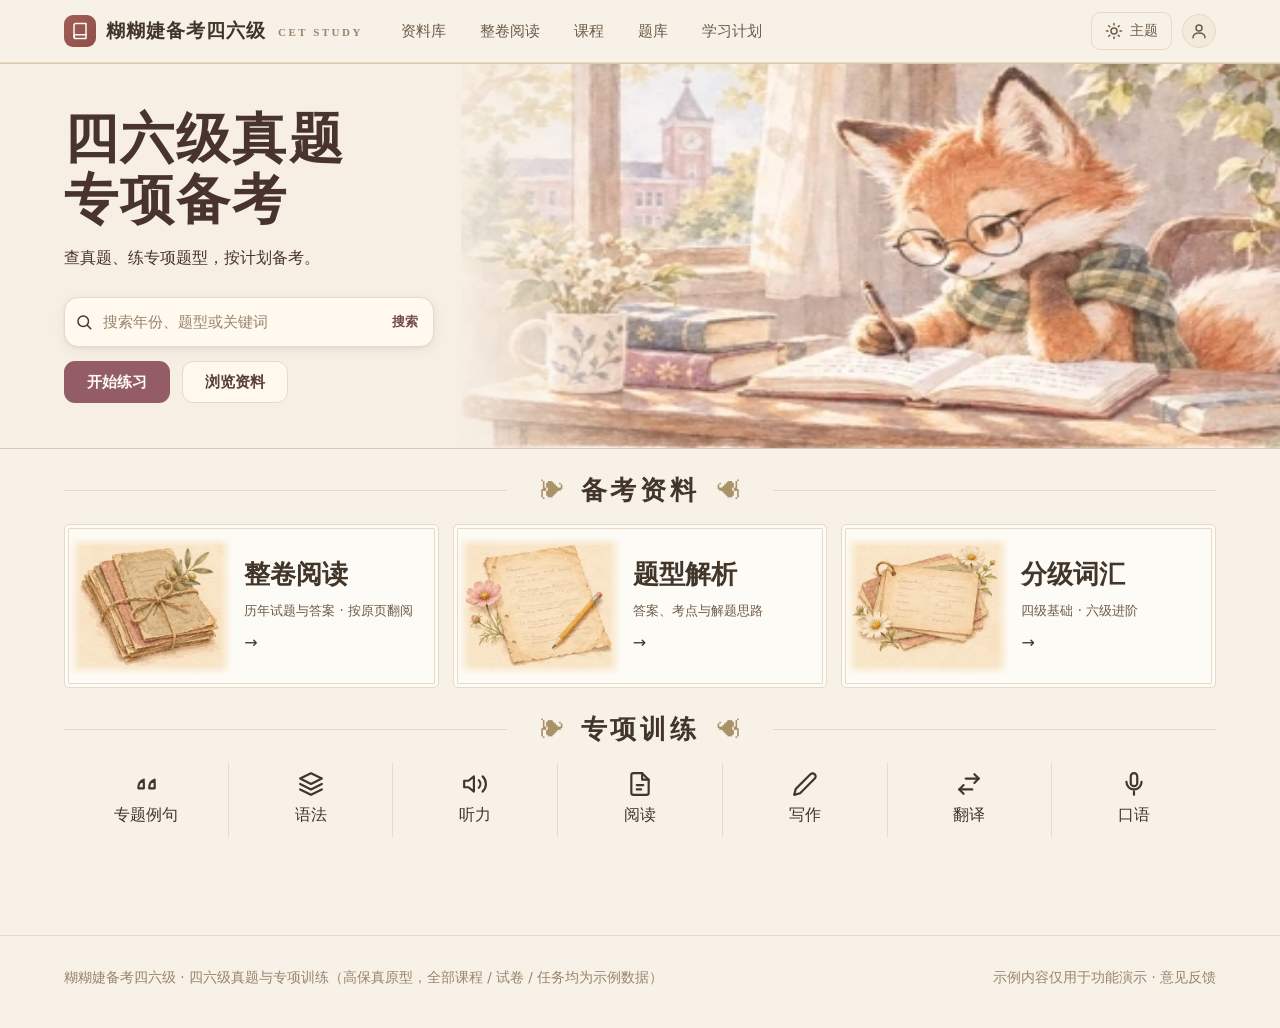
<file: index.html>
<!DOCTYPE html>
<html lang="zh-CN" data-theme="day" data-page-node-id="9FFqmGa8vKSeeePNFz0En0">
<head data-page-node-id="iaNp24zz0cH4Fliu9telrb">
<meta charset="UTF-8" data-page-node-id="Ejhn2tcbTj60glk7KnCi9I">
<meta name="viewport" content="width=device-width, initial-scale=1.0" data-page-node-id="q4u7sNPVhL3CehIsuDE5El">
<title>糊糊婕备考四六级</title>
<style>
/* ============ 主题变量（温暖水彩书桌风） ============ */
[data-theme="day"]{
  --bg:#F7F1E7; --card:#FDFBF5; --text:#42352A; --text-2:#6E5B4A; --text-3:#9A846D;
  --primary:#A15E56; --primary-hover:#8E4F48; --on-primary:#FDFBF5;
  --accent:#A15E56; --border:#E7DAC6; --input-bg:#FDFBF5; --hover:#F2EADA;
  --banner1:#F3E7D3; --banner2:#FBF6EC; --shadow:0 1px 3px rgba(66,53,42,.07),0 4px 14px rgba(66,53,42,.06);
  --shadow-hover:0 4px 10px rgba(66,53,42,.10),0 10px 26px rgba(66,53,42,.10);
  --ok:#7E8B54; --warn:#B98543; --danger:#B45450;
}
[data-theme="night"]{
  --bg:#211A13; --card:#2C2318; --text:#F3E9DA; --text-2:#C7B49D; --text-3:#97826A;
  --primary:#D2937F; --primary-hover:#DDA693; --on-primary:#211A13;
  --accent:#D2937F; --border:#403325; --input-bg:#191309; --hover:#332818;
  --banner1:#2E2416; --banner2:#211A13; --shadow:0 1px 3px rgba(0,0,0,.35),0 6px 18px rgba(0,0,0,.30);
  --shadow-hover:0 6px 14px rgba(0,0,0,.45),0 14px 32px rgba(0,0,0,.38);
  --ok:#A3B073; --warn:#D8A468; --danger:#D98076;
}
[data-theme="eye"]{
  --bg:#EEF0E2; --card:#FAFAF0; --text:#3A3E30; --text-2:#646A52; --text-3:#8D9179;
  --primary:#9D5F57; --primary-hover:#8B514B; --on-primary:#FAFAF0;
  --accent:#9D5F57; --border:#DCDFC9; --input-bg:#FAFAF0; --hover:#E6E8D4;
  --banner1:#E9ECD6; --banner2:#F5F6EA; --shadow:0 1px 3px rgba(58,62,48,.08),0 4px 14px rgba(58,62,48,.06);
  --shadow-hover:0 4px 10px rgba(58,62,48,.12),0 10px 26px rgba(58,62,48,.10);
  --ok:#647A3E; --warn:#A67B2E; --danger:#A85450;
}
/* ============ 基础 ============ */
*{margin:0;padding:0;box-sizing:border-box}
html{scroll-behavior:smooth}
:root{--font-serif:"Noto Serif SC","Source Han Serif SC","STZhongsong","STSong","SimSun",serif}
body{
  background:var(--bg);color:var(--text);
  font-family:"Inter","PingFang SC","Microsoft YaHei","Source Han Sans SC",system-ui,-apple-system,sans-serif;
  font-size:16px;line-height:1.65;-webkit-font-smoothing:antialiased;
  transition:background .25s ease,color .25s ease;
}
a{color:var(--accent);text-decoration:none}
a:hover{text-decoration:underline}
h1,h2,h3,h4{line-height:1.3;font-weight:700;font-family:var(--font-serif);letter-spacing:.5px}
button{font-family:inherit;cursor:pointer}
input,select,textarea{font-family:inherit;font-size:15px;color:var(--text)}
.container{max-width:1200px;margin:0 auto;padding:0 24px}
svg.icon{width:18px;height:18px;flex:none;vertical-align:-3px}
.muted{color:var(--text-3)}
.tag{display:inline-flex;align-items:center;gap:4px;font-size:13px;padding:2px 10px;border-radius:999px;border:1px solid var(--border);color:var(--text-2);background:transparent;white-space:nowrap}
.tag-blue{border-color:var(--accent);color:var(--accent)}
/* ============ 按钮 ============ */
.btn{display:inline-flex;align-items:center;justify-content:center;gap:8px;height:42px;padding:0 22px;border-radius:11px;font-size:15px;font-weight:600;border:1px solid transparent;transition:background .18s,border-color .18s,box-shadow .18s,transform .1s;white-space:nowrap}
.btn-primary{background:var(--primary);color:var(--on-primary)}
.btn-primary:hover{background:var(--primary-hover);box-shadow:var(--shadow-hover);text-decoration:none}
.btn-primary:active{transform:translateY(1px);box-shadow:var(--shadow)}
.btn-outline{background:transparent;color:var(--text);border-color:var(--border)}
.btn-outline:hover{border-color:var(--accent);color:var(--accent);background:var(--hover);text-decoration:none}
.btn-outline:active{transform:translateY(1px)}
.btn-text{background:transparent;color:var(--accent);height:auto;padding:4px 8px;font-weight:600}
.btn-text:hover{text-decoration:underline}
.btn-sm{height:34px;padding:0 14px;font-size:13.5px;border-radius:8px}
.btn:disabled{opacity:.5;cursor:not-allowed;box-shadow:none}
.btn:focus-visible,a:focus-visible,button:focus-visible{outline:2px solid var(--accent);outline-offset:2px}
.btn .spinner{width:16px;height:16px;border:2px solid currentColor;border-top-color:transparent;border-radius:50%;animation:spin .8s linear infinite}
@keyframes spin{to{transform:rotate(360deg)}}
/* ============ 顶栏 ============ */
.topbar{position:sticky;top:0;z-index:50;background:var(--bg);border-bottom:1px solid var(--border);transition:background .25s}
.topbar-inner{display:flex;align-items:center;height:62px;gap:24px}
.brand{display:flex;align-items:center;gap:10px;font-family:var(--font-serif);font-size:19px;font-weight:800;color:var(--text);letter-spacing:1px}
.brand:hover{text-decoration:none}
.brand-mark{width:32px;height:32px;border-radius:9px;background:linear-gradient(135deg,var(--primary),var(--primary-hover));display:flex;align-items:center;justify-content:center;color:var(--on-primary)}
.brand-sub{font-size:11px;font-weight:600;letter-spacing:2.5px;color:var(--text-3);font-family:Georgia,"Times New Roman",serif;margin-left:2px;transform:translateY(1px)}
.mainnav{display:flex;gap:6px;flex:1}
.mainnav a{position:relative;padding:8px 14px;font-size:15px;color:var(--text-2);border-radius:8px}
.mainnav a:hover{color:var(--text);background:var(--hover);text-decoration:none}
.mainnav a.active{color:var(--accent);font-weight:700}
.mainnav a.active::after{content:"";position:absolute;left:14px;right:14px;bottom:2px;height:2px;border-radius:2px;background:var(--accent)}
.topbar-actions{display:flex;align-items:center;gap:10px}
.theme-btn{display:inline-flex;align-items:center;gap:7px;height:38px;padding:0 13px;border-radius:9px;border:1px solid var(--border);background:transparent;color:var(--text-2);font-size:14px}
.theme-btn:hover{border-color:var(--accent);color:var(--accent)}
.avatar{width:34px;height:34px;border-radius:50%;background:var(--hover);border:1px solid var(--border);display:flex;align-items:center;justify-content:center;color:var(--text-2)}
.hamburger{display:none;width:38px;height:38px;border-radius:9px;border:1px solid var(--border);background:transparent;color:var(--text);align-items:center;justify-content:center}
.theme-menu{position:absolute;top:56px;right:24px;min-width:190px;background:var(--card);border:1px solid var(--border);border-radius:12px;box-shadow:var(--shadow-hover);padding:6px;display:none}
.theme-menu.open{display:block}
.theme-menu button{display:flex;align-items:center;gap:10px;width:100%;padding:10px 12px;border:0;background:transparent;color:var(--text);font-size:14.5px;border-radius:8px;text-align:left}
.theme-menu button:hover{background:var(--hover)}
.theme-menu button .check{margin-left:auto;color:var(--accent);visibility:hidden}
.theme-menu button.on .check{visibility:visible}
/* ============ 首页 Banner（温暖水彩书桌风） ============ */
.hero{position:relative;background:linear-gradient(140deg,var(--banner1) 0%,var(--banner2) 72%);border-bottom:1px solid var(--border);transition:background .25s;overflow:hidden}
.hero-grid{display:grid;grid-template-columns:6fr 5fr;gap:44px;align-items:center;padding:60px 0 56px}
.hero h1{font-size:44px;letter-spacing:1.5px}
.hero .sub{margin-top:14px;font-size:17px;color:var(--text-2);max-width:34em}
.searchbox{margin-top:26px;display:flex;align-items:center;gap:10px;background:var(--input-bg);border:1px solid var(--border);border-radius:14px;padding:4px 6px 4px 16px;max-width:560px;box-shadow:var(--shadow)}
.searchbox:focus-within{border-color:var(--accent);box-shadow:0 0 0 3px color-mix(in srgb,var(--accent) 18%,transparent)}
.searchbox input{flex:1;border:0;background:transparent;outline:none;height:40px;font-size:15px}
.searchbox input::placeholder{color:var(--text-3)}
.hero-cta{margin-top:22px;display:flex;gap:12px;flex-wrap:wrap}
.hero-side{position:relative;min-height:380px;border-radius:18px;border:1px solid var(--border);box-shadow:var(--shadow-hover);background:var(--hover) url('assets/hero-fox.png') center/cover no-repeat;transition:border-color .25s}
.hero-side .hero-card{position:absolute;right:16px;bottom:16px;width:min(272px,80%);z-index:1}
[data-theme="night"] .hero-side::before{content:"";position:absolute;inset:0;border-radius:18px;background:rgba(33,26,19,.38)}
.hero-card{background:color-mix(in srgb,var(--card) 94%,transparent);backdrop-filter:blur(4px);border:1px solid var(--border);border-radius:16px;box-shadow:var(--shadow-hover);padding:20px 22px;transition:background .25s}
.hero-card h3{font-size:16px;display:flex;align-items:center;gap:8px}
.progressbar{height:8px;border-radius:99px;background:var(--hover);margin:12px 0 6px;overflow:hidden}
.progressbar i{display:block;height:100%;border-radius:99px;background:linear-gradient(90deg,var(--primary),var(--accent));transition:width .4s ease}
.next-task{margin-top:14px;padding:12px 14px;border:1px dashed var(--border);border-radius:10px;font-size:14px;color:var(--text-2)}
/* ============ 区块通用 ============ */
.section{padding:52px 0 8px}
.section-head{display:flex;align-items:baseline;justify-content:space-between;gap:16px;margin-bottom:22px}
.section-head h2{font-size:24px;display:flex;align-items:center;gap:14px}
.section-head h2::before,.section-head h2::after{content:"";height:1.5px;width:34px;border-radius:2px;background:linear-gradient(90deg,transparent,var(--accent));flex:none}
.section-head h2::after{background:linear-gradient(90deg,var(--accent),transparent)}
.section-head .more{font-size:14px;color:var(--accent);font-weight:600;white-space:nowrap}
.card{background:var(--card);border:1px solid var(--border);border-radius:16px;box-shadow:var(--shadow);transition:background .25s,box-shadow .2s,transform .15s}
a.card:hover{box-shadow:var(--shadow-hover);transform:translateY(-2px);text-decoration:none}
.grid{display:grid;gap:20px}
/* 资料分类 */
.cat-grid{grid-template-columns:repeat(5,1fr)}
.cat-card{padding:20px;display:flex;flex-direction:column;gap:10px}
.cat-card .cat-ic{width:38px;height:38px;border-radius:10px;background:var(--hover);color:var(--accent);display:flex;align-items:center;justify-content:center}
.cat-card b{font-size:15.5px;color:var(--text)}
.cat-card span{font-size:13px;color:var(--text-3)}
/* 专项卡片 */
.skill-grid{grid-template-columns:repeat(4,1fr)}
.skill-card{padding:22px;display:flex;flex-direction:column;gap:10px;min-height:196px}
.skill-card .sk-ic{width:40px;height:40px;border-radius:11px;background:var(--hover);color:var(--accent);display:flex;align-items:center;justify-content:center}
.skill-card h3{font-size:16.5px;display:-webkit-box;-webkit-line-clamp:2;-webkit-box-orient:vertical;overflow:hidden}
.skill-card p{font-size:13.5px;color:var(--text-3);flex:1}
.skill-card .sk-tags{display:flex;gap:6px;flex-wrap:wrap}
.skill-card .btn{margin-top:4px;align-self:flex-start}
/* 课程 / 题库 */
.course-grid{grid-template-columns:repeat(3,1fr)}
.course-card{padding:22px;display:flex;flex-direction:column;gap:12px}
.course-card .c-meta{display:flex;align-items:center;gap:8px;font-size:13.5px;color:var(--text-3);flex-wrap:wrap}
.badge{font-size:12px;font-weight:700;padding:2px 9px;border-radius:99px}
.badge-doing{background:color-mix(in srgb,var(--accent) 14%,transparent);color:var(--accent)}
.badge-new{background:var(--hover);color:var(--text-2)}
.course-card .btn{align-self:flex-start;margin-top:auto}
.practice-duo{grid-template-columns:1fr 1fr}
.practice-card{padding:26px;display:flex;flex-direction:column;gap:12px}
.practice-card ul{list-style:none;display:flex;flex-direction:column;gap:8px;font-size:14px;color:var(--text-2)}
.practice-card li{display:flex;gap:8px;align-items:flex-start}
.practice-card li::before{content:"";width:5px;height:5px;border-radius:50%;background:var(--accent);margin-top:9px;flex:none}
/* 计划摘要 */
.plan-mini{padding:24px}
.task-row{display:flex;align-items:center;gap:14px;padding:13px 4px;border-bottom:1px solid var(--border);font-size:14.5px}
.task-row:last-child{border-bottom:0}
.task-row .t-main{flex:1;min-width:0}
.task-row .t-title{color:var(--text);font-weight:600}
.task-row .t-meta{font-size:13px;color:var(--text-3);margin-top:2px}
.task-row .t-acts{display:flex;gap:6px;flex:none}
.status{font-size:12.5px;font-weight:700;padding:3px 10px;border-radius:99px;white-space:nowrap}
.st-todo{color:var(--text-2);background:var(--hover)}
.st-done{color:var(--ok);background:color-mix(in srgb,var(--ok) 13%,transparent)}
.st-late{color:var(--danger);background:color-mix(in srgb,var(--danger) 12%,transparent)}
.checkbox{width:22px;height:22px;border-radius:7px;border:1.5px solid var(--border);background:transparent;flex:none;display:flex;align-items:center;justify-content:center;color:transparent}
.checkbox.done{background:var(--ok);border-color:var(--ok);color:#fff}
/* 空状态 */
.empty{padding:44px 20px;text-align:center;color:var(--text-3);border:1px dashed var(--border);border-radius:14px;background:var(--card)}
.empty svg{width:42px;height:42px;margin-bottom:10px;color:var(--text-3)}
.empty b{display:block;font-size:15.5px;color:var(--text-2);margin-bottom:4px}
/* 页脚 */
.footer{margin-top:64px;border-top:1px solid var(--border);padding:30px 0 40px;color:var(--text-3);font-size:13.5px}
.footer .container{display:flex;justify-content:space-between;gap:16px;flex-wrap:wrap}
/* ============ 页面头 / 面包屑 ============ */
.page-head{padding:36px 0 6px}
.crumbs{font-size:13.5px;color:var(--text-3);margin-bottom:10px;display:flex;gap:6px;align-items:center;flex-wrap:wrap}
.crumbs a{color:var(--text-3)}
.crumbs a:hover{color:var(--accent)}
.page-head h1{font-size:30px}
.page-head .desc{color:var(--text-2);margin-top:8px;font-size:15px;max-width:46em}
/* ============ 资料库筛选 ============ */
.filterbar{background:var(--card);border:1px solid var(--border);border-radius:14px;box-shadow:var(--shadow);padding:18px 20px;margin-top:22px}
.f-row{display:flex;gap:14px;align-items:center;flex-wrap:wrap;padding:7px 0}
.f-label{font-size:13.5px;color:var(--text-3);width:64px;flex:none;font-weight:600}
.chip{padding:5px 14px;border-radius:99px;border:1px solid var(--border);background:transparent;color:var(--text-2);font-size:13.5px;transition:all .15s;min-height:32px}
.chip:hover{border-color:var(--accent);color:var(--accent)}
.chip.on{background:var(--primary);border-color:var(--primary);color:var(--on-primary);font-weight:600}
.f-search{flex:1;min-width:220px;display:flex;align-items:center;gap:8px;background:var(--input-bg);border:1px solid var(--border);border-radius:10px;padding:0 12px}
.f-search input{flex:1;border:0;background:transparent;outline:0;height:38px;font-size:14px}
.f-toggle{display:none;width:100%;justify-content:space-between;align-items:center;background:transparent;border:1px solid var(--border);border-radius:10px;height:42px;padding:0 14px;color:var(--text);font-size:14.5px}
.active-conds{display:flex;gap:8px;flex-wrap:wrap;align-items:center;margin-top:10px;font-size:13.5px}
.cond{display:inline-flex;align-items:center;gap:6px;background:var(--hover);border-radius:99px;padding:4px 6px 4px 12px;color:var(--text-2)}
.cond button{border:0;background:transparent;color:var(--text-3);display:flex;padding:2px;border-radius:50%}
.cond button:hover{color:var(--danger)}
.clear-all{border:0;background:transparent;color:var(--accent);font-size:13.5px;font-weight:600;padding:4px 8px}
/* 结果列表 */
.result-list{display:flex;flex-direction:column;gap:14px;margin-top:20px}
.paper-item{display:flex;gap:16px;align-items:center;padding:18px 22px}
.paper-item .pi-main{flex:1;min-width:0}
.paper-item h3{font-size:16px;margin-bottom:4px}
.paper-item .pi-meta{font-size:13.5px;color:var(--text-3);display:flex;gap:12px;flex-wrap:wrap}
.type-badge{font-size:12px;font-weight:700;padding:3px 10px;border-radius:7px;background:var(--hover);color:var(--accent);flex:none;align-self:flex-start}
.type-badge.word{background:color-mix(in srgb,var(--ok) 13%,transparent);color:var(--ok)}
/* ============ 试卷页 ============ */
.paper-layout{display:grid;grid-template-columns:250px 1fr;gap:28px;margin-top:24px;align-items:start}
.q-nav{position:sticky;top:86px;background:var(--card);border:1px solid var(--border);border-radius:14px;padding:18px;box-shadow:var(--shadow)}
.q-nav h4{font-size:14px;color:var(--text-3);margin-bottom:12px;font-weight:600}
.q-nav .sec-name{font-size:13px;font-weight:700;color:var(--text-2);margin:12px 0 8px}
.q-dots{display:flex;flex-wrap:wrap;gap:8px}
.q-dot{width:34px;height:34px;border-radius:9px;border:1px solid var(--border);background:transparent;color:var(--text-2);font-size:13px;font-weight:600;transition:all .15s}
.q-dot:hover{border-color:var(--accent);color:var(--accent)}
.q-dot.seen{background:var(--hover)}
.q-block{background:var(--card);border:1px solid var(--border);border-radius:14px;box-shadow:var(--shadow);padding:26px 30px;margin-bottom:22px;scroll-margin-top:86px}
.q-block .q-head{display:flex;gap:10px;align-items:baseline;margin-bottom:12px}
.q-num{font-size:13px;font-weight:800;color:var(--accent);flex:none}
.q-block .q-stem{font-size:15.5px;line-height:1.7}
.opts{margin-top:12px;display:flex;flex-direction:column;gap:8px}
.opt{display:flex;gap:10px;padding:10px 14px;border:1px solid var(--border);border-radius:10px;font-size:14.5px;cursor:pointer;transition:border-color .15s,background .15s}
.opt:hover{border-color:var(--accent)}
.opt.sel{border-color:var(--accent);background:var(--hover)}
.opt.correct{border-color:var(--ok);background:color-mix(in srgb,var(--ok) 8%,transparent)}
.opt.wrong{border-color:var(--danger);background:color-mix(in srgb,var(--danger) 7%,transparent)}
.analysis{margin-top:16px;border-top:1px dashed var(--border);padding-top:4px}
.analysis summary{list-style:none;display:inline-flex;align-items:center;gap:8px;color:var(--accent);font-weight:600;font-size:14.5px;padding:10px 0;cursor:pointer;user-select:none}
.analysis summary::-webkit-details-marker{display:none}
.analysis summary .chev{transition:transform .2s}
.analysis[open] summary .chev{transform:rotate(180deg)}
.a-layer{padding:10px 0;border-top:1px solid var(--border)}
.a-layer:first-of-type{border-top:0}
.a-layer .a-tag{font-size:12.5px;font-weight:800;color:var(--text-3);letter-spacing:1px;margin-bottom:5px}
.a-answer{font-size:16px;font-weight:700;color:var(--ok)}
.a-body{font-size:14.5px;color:var(--text-2);line-height:1.75}
.point-tags{display:flex;gap:8px;flex-wrap:wrap}
.extend-links{display:flex;gap:10px;flex-wrap:wrap}
.passage-box{margin:14px 0 4px;padding:16px 18px;border-left:3px solid var(--accent);background:var(--hover);border-radius:0 10px 10px 0;font-size:14.5px;line-height:1.75;color:var(--text-2)}
.passage-box b{color:var(--text)}
.audio-line{display:flex;align-items:center;gap:12px;margin:12px 0;padding:12px 16px;border:1px solid var(--border);border-radius:10px}
.audio-line audio{flex:1;height:36px;min-width:0}
/* ============ 阅读页（文章/句子/单词） ============ */
.read-layout{max-width:860px;margin:24px auto 0}
.read-card{background:var(--card);border:1px solid var(--border);border-radius:14px;box-shadow:var(--shadow);padding:32px 38px}
.read-card .en{font-size:16.5px;line-height:1.75;color:var(--text)}
.read-card .zh{font-size:14.5px;color:var(--text-2);line-height:1.75}
.para{margin-bottom:22px}
.para .zh-toggle{margin-top:8px}
.para .zh{display:none;margin-top:8px;padding-top:8px;border-top:1px dashed var(--border)}
.para.show-zh .zh{display:block}
.hl-s{background:color-mix(in srgb,var(--warn) 22%,transparent);padding:0 2px;border-radius:3px;cursor:pointer;border-bottom:1.5px dashed var(--warn)}
.hl-w{background:color-mix(in srgb,var(--accent) 15%,transparent);padding:0 2px;border-radius:3px;cursor:pointer;font-weight:600}
.src-line{display:flex;justify-content:space-between;align-items:center;gap:12px;flex-wrap:wrap;font-size:13.5px;color:var(--text-3);margin-top:26px;padding-top:16px;border-top:1px solid var(--border)}
.sentence-show{font-size:19px;line-height:1.8;font-weight:600;margin:18px 0}
.structure-box{background:var(--hover);border-radius:12px;padding:20px 22px;margin:16px 0;font-size:15px;line-height:2}
.structure-box .core{color:var(--accent);font-weight:800}
.structure-box .clause{color:var(--warn);font-weight:700}
.word-big{font-size:34px;font-weight:800;letter-spacing:.5px}
.phonetic{color:var(--text-3);font-size:15px;margin-left:10px}
.ctx-box{background:var(--hover);border-radius:12px;padding:16px 20px;margin-top:14px}
.word-mastery{display:flex;gap:8px;flex-wrap:wrap;margin-top:16px}
.wm-chip{padding:6px 16px;border-radius:99px;border:1px solid var(--border);background:transparent;font-size:13.5px;color:var(--text-2)}
.wm-chip.on{border-color:var(--ok);color:var(--ok);font-weight:700;background:color-mix(in srgb,var(--ok) 10%,transparent)}
.example-item{padding:12px 0;border-bottom:1px solid var(--border);font-size:14.5px}
.example-item:last-child{border-bottom:0}
.example-item .en{display:block;color:var(--text);line-height:1.7}
.example-item .src{font-size:12.5px;color:var(--text-3);margin-top:4px;display:block}
/* ============ 课程 ============ */
.course-outline{display:flex;flex-direction:column;gap:0;margin-top:8px}
.co-item{display:flex;gap:14px;align-items:center;padding:14px 4px;border-bottom:1px solid var(--border);font-size:14.5px}
.co-item:last-child{border-bottom:0}
.co-item .n{width:26px;height:26px;border-radius:8px;background:var(--hover);color:var(--accent);font-size:12.5px;font-weight:800;display:flex;align-items:center;justify-content:center;flex:none}
/* ============ 学习计划页 ============ */
.plan-stats{display:grid;grid-template-columns:repeat(4,1fr);gap:18px;margin-top:22px}
.stat-card{padding:20px 22px}
.stat-card .num{font-size:28px;font-weight:800;margin-top:6px}
.stat-card .lbl{font-size:13px;color:var(--text-3)}
.week-bars{display:flex;gap:10px;align-items:flex-end;height:96px;padding:20px 22px 14px}
.wb{flex:1;display:flex;flex-direction:column;align-items:center;gap:8px;height:100%;justify-content:flex-end}
.wb i{width:100%;max-width:34px;border-radius:6px 6px 3px 3px;background:var(--hover);min-height:4px;transition:height .4s}
.wb.done i{background:linear-gradient(180deg,var(--accent),var(--primary))}
.wb span{font-size:12px;color:var(--text-3)}
.wb b{font-size:12px;color:var(--text-2)}
.plan-form{background:var(--card);border:1px solid var(--border);border-radius:14px;box-shadow:var(--shadow);padding:22px 24px;margin:22px 0}
.form-row{display:flex;gap:14px;flex-wrap:wrap;margin-bottom:14px}
.field{display:flex;flex-direction:column;gap:6px;flex:1;min-width:180px}
.field label{font-size:13px;font-weight:600;color:var(--text-2)}
.field input,.field select,.field textarea{border:1px solid var(--border);border-radius:9px;background:var(--input-bg);padding:10px 13px;outline:none;font-size:14.5px}
.field input:focus,.field select:focus,.field textarea:focus{border-color:var(--accent);box-shadow:0 0 0 3px color-mix(in srgb,var(--accent) 15%,transparent)}
.note-text{font-size:13px;color:var(--text-3);font-style:normal}
/* ============ Toast / 骨架屏 ============ */
.toast{position:fixed;left:50%;bottom:32px;transform:translateX(-50%) translateY(20px);background:var(--text);color:var(--bg);padding:11px 22px;border-radius:10px;font-size:14px;font-weight:600;opacity:0;pointer-events:none;transition:all .25s;z-index:99;box-shadow:var(--shadow-hover)}
.toast.show{opacity:1;transform:translateX(-50%) translateY(0)}
.skeleton{position:fixed;inset:62px 0 0;background:var(--bg);z-index:40;display:none;align-items:flex-start;justify-content:center;padding-top:120px}
.skeleton.on{display:flex}
.sk-line{width:min(680px,86vw);display:flex;flex-direction:column;gap:14px}
.sk-line i{display:block;height:18px;border-radius:8px;background:linear-gradient(90deg,var(--hover) 25%,var(--card) 50%,var(--hover) 75%);background-size:200% 100%;animation:shim 1.2s infinite}
@keyframes shim{to{background-position:-200% 0}}
/* ============ 响应式 ============ */
@media(max-width:1024px){
  .cat-grid{grid-template-columns:repeat(3,1fr)}
  .skill-grid{grid-template-columns:repeat(2,1fr)}
  .course-grid{grid-template-columns:repeat(2,1fr)}
  .plan-stats{grid-template-columns:repeat(2,1fr)}
}
@media(max-width:900px){
  .mainnav{display:none;position:absolute;top:62px;left:0;right:0;background:var(--card);border-bottom:1px solid var(--border);flex-direction:column;padding:10px 16px 16px;gap:2px;box-shadow:var(--shadow-hover)}
  .mainnav.open{display:flex}
  .mainnav a{padding:12px 10px;font-size:15.5px}
  .hamburger{display:flex}
  .hero-grid{grid-template-columns:1fr;gap:30px;padding:44px 0 40px}
  .hero h1{font-size:30px}
  .hero-side{min-height:240px}
  .hero-side .hero-card{width:min(250px,72%);right:12px;bottom:12px}
  .paper-layout{grid-template-columns:1fr}
  .q-nav{position:static;display:none}
  .q-nav.open{display:block}
  .f-toggle{display:flex}
  .f-body{display:none}
  .filterbar.open .f-body{display:block}
}
@media(max-width:640px){
  .container{padding:0 16px}
  .skill-grid{grid-template-columns:1fr}
  .course-grid{grid-template-columns:1fr}
  .practice-duo{grid-template-columns:1fr}
  .cat-grid{grid-template-columns:repeat(2,1fr)}
  .hero h1{font-size:28px}
  .section-head h2{font-size:21px}
  .paper-item{flex-direction:column;align-items:flex-start;gap:10px}
  .read-card{padding:24px 20px}
  .plan-stats{grid-template-columns:repeat(2,1fr)}
  .task-row{flex-wrap:wrap}
  .hero-cta .btn{flex:1;min-width:140px}
}
@media(prefers-reduced-motion:reduce){
  *{animation-duration:.01ms !important;transition-duration:.01ms !important;scroll-behavior:auto !important}
}
</style>
</style>
<link rel="stylesheet" href="desk.css">
</head>
<body data-page-node-id="46WNGINw7IOpLGuOu60Sg2">
<header class="topbar" data-page-node-id="7wYWvV1vobFavM2QnTFjZ8">
  <div class="container topbar-inner" data-page-node-id="2QIbTDcqdHa6mRQ4MHnEve">
    <a class="brand" href="#/home" data-page-node-id="E9g1L8VCeMZcpR9zVOSWdF">
      <span class="brand-mark" data-page-node-id="HSBLodPu9O5dBlocvWM5aY"><svg class="icon" viewBox="0 0 24 24" fill="none" stroke="currentColor" stroke-width="2" stroke-linecap="round" stroke-linejoin="round" data-page-node-id="TAzDxQFTTNNXWFezK2fQVc"><path d="M4 19.5A2.5 2.5 0 0 1 6.5 17H20" data-page-node-id="J1ye7tA0FrsXJzABGOEyMe"/><path d="M6.5 2H20v20H6.5A2.5 2.5 0 0 1 4 19.5v-15A2.5 2.5 0 0 1 6.5 2z" data-page-node-id="s73dM6RDsitPL5yBFoTp8B"/></svg></span>
      糊糊婕备考四六级<span class="brand-sub">CET STUDY</span>
    </a>
    <nav class="mainnav" id="mainnav" data-page-node-id="9qiRBLt58UJkW92rJeByfg">
      <a href="#/library" data-nav="library" data-page-node-id="wwyLa1kUJdBlB0bdCfEAYs">资料库</a>
      <a href="/papers.html">整卷阅读</a>
      <a href="#/courses" data-nav="courses" data-page-node-id="DK1NU3cSA98g2l9DBLatCv">课程</a>
      <a href="#/practice" data-nav="practice" data-page-node-id="oZQg9Gf964QOhOU7aZtFMk">题库</a>
      <a href="#/plan" data-nav="plan" data-page-node-id="WBJE88PF89gKyAWPojT1Og">学习计划</a>
    </nav>
    <div class="topbar-actions" data-page-node-id="XLwHZOuqQPwchXlXXwSQRQ">
      <button class="theme-btn" id="themeBtn" aria-haspopup="true" aria-expanded="false" data-page-node-id="sIe63I22RZlHhZVlgcqooR">
        <svg class="icon" viewBox="0 0 24 24" fill="none" stroke="currentColor" stroke-width="2" stroke-linecap="round" stroke-linejoin="round" data-page-node-id="U6h6sJDKIx91ajGc9gbg9C"><circle cx="12" cy="12" r="4" data-page-node-id="Ot75ti4vJ52hXcMPwxJEcW"/><path d="M12 2v2M12 20v2M4.93 4.93l1.41 1.41M17.66 17.66l1.41 1.41M2 12h2M20 12h2M4.93 19.07l1.41-1.41M17.66 6.34l1.41-1.41" data-page-node-id="yBqdf8Y5jrtSklih5BKTiQ"/></svg>
        主题
      </button>
      <span class="avatar" title="个人中心（示例入口）" data-page-node-id="kFaFnpq39HrxjBoBe7drRD"><svg class="icon" viewBox="0 0 24 24" fill="none" stroke="currentColor" stroke-width="2" stroke-linecap="round" stroke-linejoin="round" data-page-node-id="eVPtDn3WuPVEJhc6FpvzVx"><circle cx="12" cy="8" r="4" data-page-node-id="RV2XhBAiRVDyDTSMQ4dCsw"/><path d="M4 21c0-4 3.6-6.5 8-6.5s8 2.5 8 6.5" data-page-node-id="GTPVymtlhnGI3R7Ek0Hz3Q"/></svg></span>
      <button class="hamburger" id="hamburger" aria-label="打开导航菜单" data-page-node-id="zG7opnGTgbjYn9Auv183pb">
        <svg class="icon" viewBox="0 0 24 24" fill="none" stroke="currentColor" stroke-width="2" stroke-linecap="round" data-page-node-id="cHmaKkQ3P6xwxQb4OuK2po"><path d="M4 7h16M4 12h16M4 17h16" data-page-node-id="R33i6e77S6DWEitVoo6K66"/></svg>
      </button>
    </div>
  </div>
  <div class="theme-menu" id="themeMenu" role="menu" data-page-node-id="IYo8pl0noNz6073yoxPfHB">
    <button data-set-theme="day" role="menuitem" data-page-node-id="MWD6vzrsBXQsD6nhrtsz8A"><svg class="icon" viewBox="0 0 24 24" fill="none" stroke="currentColor" stroke-width="2" stroke-linecap="round" data-page-node-id="UFBuwtX71X8uDzdS3DpUWj"><circle cx="12" cy="12" r="4.5" data-page-node-id="atipWJ8VVGK8C5X6nFcuIO"/><path d="M12 3v2M12 19v2M3 12h2M19 12h2M5.6 5.6l1.4 1.4M17 17l1.4 1.4M5.6 18.4 7 17M17 7l1.4-1.4" data-page-node-id="Pi4fF6gdnrlj29MX5Dw5lo"/></svg>白天模式<span class="check" data-page-node-id="QQRZMo4TvXSeDXraslN3f8">✓</span></button>
    <button data-set-theme="night" role="menuitem" data-page-node-id="GIcxW9B0OUWGK7XYNGkNEx"><svg class="icon" viewBox="0 0 24 24" fill="none" stroke="currentColor" stroke-width="2" stroke-linecap="round" stroke-linejoin="round" data-page-node-id="vUieNgfGpjnUgbRkWCaWe0"><path d="M21 12.8A9 9 0 1 1 11.2 3a7 7 0 0 0 9.8 9.8z" data-page-node-id="qNnxz2ULpbQsqFMVyhdth7"/></svg>夜晚模式<span class="check" data-page-node-id="y7VQcwAEZYDjP7GFx7eIEc">✓</span></button>
    <button data-set-theme="eye" role="menuitem" data-page-node-id="bwZU6oTzeC7X7ohTBTVWv4"><svg class="icon" viewBox="0 0 24 24" fill="none" stroke="currentColor" stroke-width="2" stroke-linecap="round" stroke-linejoin="round" data-page-node-id="QX0Fnp4UwEBNv0FpAUHyDj"><path d="M2 12s3.5-7 10-7 10 7 10 7-3.5 7-10 7-10-7-10-7z" data-page-node-id="wfuSGVlAOFD6Bu5xwGZe7R"/><circle cx="12" cy="12" r="3" data-page-node-id="hi03UCf3DYeh104kCCmZTO"/></svg>护眼模式<span class="check" data-page-node-id="niCtKF1v77QtlnXe1nmF5Q">✓</span></button>
  </div>
</header>

<main id="app" aria-live="polite" data-page-node-id="gzql6WOeLxF5Ir2e3aM0xz"></main>

<footer class="footer" data-page-node-id="uLFRD9sWU9y8qj77lcvz9F">
  <div class="container" data-page-node-id="7ICU9epYOjBEctpMIwNhY8">
    <span data-page-node-id="QgzPE4mHGTDxTsdH4k3rwm">糊糊婕备考四六级 · 四六级真题与专项训练（高保真原型，全部课程 / 试卷 / 任务均为示例数据）</span>
    <span data-page-node-id="4wN2Ribm1uNdY0wS3zevDz">示例内容仅用于功能演示 · 意见反馈</span>
  </div>
</footer>

<div class="toast" id="toast" role="status" data-page-node-id="zqQNW9eNfNM6wx5zyJdHoy"></div>
<div class="skeleton" id="skeleton" aria-hidden="true" data-page-node-id="yWRqT67OK49OuhBkXRAgJC"><div class="sk-line" data-page-node-id="DZVAk71LF125WTuAzO6yD3"><i style="width:60%" data-page-node-id="BY0OOE23dsrY8XeZReItFJ"></i><i style="width:90%" data-page-node-id="YOGDbdQB80JTxq4bJCC91h"></i><i style="width:75%" data-page-node-id="R9X67uvUOskFqWxKNYXB6C"></i><i style="width:50%" data-page-node-id="niM2pydqqb1HefSNgBfPhK"></i></div></div>

<script src="data/cet4.js"></script>
<script src="data/cet6.js"></script>
<script>
'use strict';
/* ==================== 示例数据 ==================== */
const YEARS=[2026,2025,2024,2023,2022,2021,2020,2019,2018,2017,2016,2015];
const SECTION_TYPES=['写作','听力','阅读','翻译'];
const WORDS={
  development:{w:'development',ph:'/dɪˈveləpmənt/',pos:'n.',mean:'发展；开发；发育',ctx:'文中指「（城市）发展进程」，与 sustainable 搭配表示「可持续发展」',level:'四级高频',points:['常考搭配：sustainable development 可持续发展','派生：develop (v.) / developed (adj.) / developing (adj.)'],examples:[{en:'The development of urban farming has changed how city residents think about food.',src:'2026年6月 CET-4 第1套 · 仔细阅读 Passage 1'},{en:'Economic development should not come at the expense of the environment.',src:'2023年6月 CET-4 第1套 · 翻译'}]},
  sustainable:{w:'sustainable',ph:'/səˈsteɪnəbl/',pos:'adj.',mean:'可持续的；不破坏生态平衡的',ctx:'真题阅读态度题高频词，常修饰 development / growth / agriculture',level:'四级高频',points:['词根：sus-（下）+ tain（拿住）→ 从下面支撑住','同义替换：renewable / eco-friendly（选项常见干扰）'],examples:[{en:'Community gardens offer a sustainable way to supply fresh produce to neighborhoods.',src:'2026年6月 CET-4 第1套 · 仔细阅读 Passage 1'}]},
  commute:{w:'commute',ph:'/kəˈmjuːt/',pos:'v. / n.',mean:'通勤；上下班路程',ctx:'文中作动词，指城市居民往返于住所与工作地点',level:'四级高频',points:['熟词僻义：commute 在数学语境中可指「交换」「等价变换」','常考：commute between A and B / a one-hour commute'],examples:[{en:'Many office workers commute for more than an hour every day.',src:'2026年6月 CET-4 第1套 · 仔细阅读 Passage 1'}]},
  productivity:{w:'productivity',ph:'/ˌprɒdʌkˈtɪvəti/',pos:'n.',mean:'生产率；生产力',ctx:'社会类话题高频词，常出现在工作方式、科技类文章',level:'六级高频',points:['派生：product (n.) / produce (v.) / productive (adj.)'],examples:[{en:'Remote work has raised questions about how to measure employee productivity.',src:'2025年12月 CET-6 第1套 · 仔细阅读'}]},
  concentration:{w:'concentration',ph:'/ˌkɒnsnˈtreɪʃn/',pos:'n.',mean:'专注（力）；集中；浓度',ctx:'文中指「深度专注力」，数字阅读话题核心词',level:'四级高频',points:['一词多义：浓度（化学）/ 集中（军事）也是真题考点','搭配：lose concentration / improve concentration'],examples:[{en:'Deep reading requires a level of concentration that fragmented reading rarely achieves.',src:'2024年6月 CET-4 第1套 · 仔细阅读 Passage 1'}]},
  critical:{w:'critical',ph:'/ˈkrɪtɪkl/',pos:'adj.',mean:'批判性的；关键的；批评的',ctx:'阅读题干常见：critical thinking 批判性思维；作「关键的」解时态度题常考',level:'四级高频',points:['熟词僻义：critical = 关键的（非「批评的」）','搭配：be critical of / play a critical role in'],examples:[{en:'Students are encouraged to develop critical thinking rather than memorize facts.',src:'2024年6月 CET-4 第1套 · 仔细阅读 Passage 1'},{en:'Timing is critical when it comes to submitting your application.',src:'2026年6月 CET-4 第1套 · 写作范文'}]},
  automate:{w:'automate',ph:'/ˈɔːtəmeɪt/',pos:'v.',mean:'使自动化',ctx:'科技类文章高频，常讨论「哪些工作会被 automate」',level:'六级高频',points:['派生：automatic (adj.) / automation (n.)','词根：auto-（自己）+ mate（做）'],examples:[{en:'Companies are trying to automate routine tasks so that employees can focus on creative work.',src:'2025年12月 CET-6 第1套 · 仔细阅读'}]},
  phenomenon:{w:'phenomenon',ph:'/fəˈnɒmɪnən/',pos:'n.',mean:'现象；非凡的事物',ctx:'复数 phenomena 为语法考点；阅读主旨题常用词',level:'六级高频',points:['复数形式：phenomena（不规则变化，语法题常考）'],examples:[{en:'The rapid growth of urban gardening is a phenomenon worth studying.',src:'2026年6月 CET-4 第1套 · 仔细阅读 Passage 1'}]}
};
const SENTENCES={
  s1:{from:{label:'2026年6月 CET-4 第1套 · 仔细阅读 Passage 1',paper:'2026-06-cet4-1',q:'r1'},
    text:'What began as a small community project has grown into a movement that encourages residents to grow their own food on rooftops and in vacant lots.',
    key:'What began as a small community project',
    zh:'起初只是一个小的社区项目，如今已发展成一场运动，鼓励居民在屋顶和空地上种植自己的食物。',
    structure:'<span class="core">What began as a small community project</span>（主语从句）+ <span class="core">has grown into</span>（谓语，现在完成时）+ <span class="core">a movement</span>（宾语）+ <span class="clause">that encourages residents to grow their own food...</span>（that 引导的定语从句，修饰 movement）',
    grammar:['主语从句作主语','定语从句（that）','现在完成时','encourage sb. to do sth.'],
    words:['development','sustainable']},
  s2:{from:{label:'2024年6月 CET-4 第1套 · 仔细阅读 Passage 1',paper:'2024-06-cet4-1',q:'r2'},
    text:'Although digital devices make reading more convenient, researchers warn that the constant interruptions they introduce may weaken our ability to read deeply.',
    key:'Although digital devices make reading more convenient',
    zh:'尽管数字设备让阅读更方便，研究人员警告说，它们带来的持续干扰可能会削弱我们深度阅读的能力。',
    structure:'<span class="clause">Although digital devices make reading more convenient</span>（让步状语从句）, <span class="core">researchers</span>（主语）+ <span class="core">warn</span>（谓语）+ <span class="clause">that the constant interruptions...</span>（宾语从句，其中 <span class="clause">they introduce</span> 为省略 that 的定语从句修饰 interruptions）',
    grammar:['让步状语从句（Although）','宾语从句（that）','定语从句省略关系词','warn that... 引述动词'],
    words:['concentration','critical']},
  s3:{from:{label:'2025年12月 CET-6 第1套 · 仔细阅读',paper:'2025-12-cet6-1',q:'r1'},
    text:'Rather than replacing human workers entirely, the new technology is more likely to change what counts as valuable in the workplace.',
    key:'Rather than replacing human workers entirely',
    zh:'这项新技术并非完全取代人类员工，而更可能改变职场中被视为有价值的因素。',
    structure:'<span class="clause">Rather than replacing human workers entirely</span>（比较状语）, <span class="core">the new technology</span>（主语）+ <span class="core">is more likely to change</span>（谓语）+ <span class="core">what counts as valuable</span>（what 引导的宾语从句）',
    grammar:['rather than 置于句首','be likely to do','what 引导名词性从句'],
    words:['automate','productivity']}
};
const PASSAGES={
  'p26r':{title:'Urban Gardening: Growing Food in the City',paper:'2026-06-cet4-1',
    from:'2026年6月 CET-4 第1套 · 仔细阅读 Passage 1',
    paras:[
      {en:'In many large cities, a quiet change is taking place. What began as a small community project has grown into a movement that encourages residents to grow their own food on rooftops and in vacant lots. Advocates argue that urban gardening reduces the distance food must travel, lowers household costs, and gives people a practical way to connect with their neighborhoods.',zh:'在许多大城市，一场悄然的变化正在发生。起初只是一个小的社区项目，如今已发展成一场运动，鼓励居民在屋顶和空地上种植自己的食物。支持者认为，城市园艺缩短了食物的运输距离，降低了家庭开支，也为人们提供了一种与邻里建立联系的切实方式。',marks:{sents:['s1'],words:['sustainable','development']}},
      {en:'Critics, however, point out that gardens alone cannot feed a city. They worry that policy makers may treat such projects as a substitute for broader economic development, rather than one part of a sustainable food system. Still, researchers who study the phenomenon find that participants report higher levels of well-being and a stronger sense of community.',zh:'然而批评者指出，仅靠园艺无法养活一座城市。他们担心政策制定者会把这类项目当作更广泛经济发展的替代品，而不是可持续食物体系中的一部分。不过，研究这一现象的学者发现，参与者报告了更高的幸福感和更强的社区归属感。',marks:{sents:[],words:['development','phenomenon']}}
    ],
    questions:['r1','r2','r3'],sents:['s1']},
  'p24r':{title:'Digital Reading and Deep Concentration',paper:'2024-06-cet4-1',
    from:'2024年6月 CET-4 第1套 · 仔细阅读 Passage 1',
    paras:[
      {en:'Although digital devices make reading more convenient, researchers warn that the constant interruptions they introduce may weaken our ability to read deeply. Notifications, links and short-form content train our attention to jump from one stimulus to another, a habit that is difficult to reverse.',zh:'尽管数字设备让阅读更方便，研究人员警告说，它们带来的持续干扰可能会削弱我们深度阅读的能力。通知、链接和短内容训练我们的注意力从一个刺激跳到另一个刺激，这种习惯很难逆转。',marks:{sents:['s2'],words:['concentration']}},
      {en:'The solution is not to abandon digital reading, educators say, but to teach critical reading strategies. Setting aside distraction-free periods, previewing structure before reading, and summarizing without looking back can all help readers stay focused and retain more of what they read.',zh:'教育者表示，解决方案不是抛弃数字阅读，而是教授批判性阅读策略。留出不受干扰的阅读时段、阅读前预览文章结构、以及合上书复述，都能帮助读者保持专注并记住更多内容。',marks:{sents:[],words:['critical']}}
    ],
    questions:['r1','r2','r3'],sents:['s2']},
  'p25r':{title:'Automation and the Future of Work',paper:'2025-12-cet6-1',
    from:'2025年12月 CET-6 第1套 · 仔细阅读',
    paras:[
      {en:'Rather than replacing human workers entirely, the new technology is more likely to change what counts as valuable in the workplace. Routine tasks can be automated, but skills such as judgment, negotiation and creativity become more important, and wages often follow where those skills are scarce.',zh:'这项新技术并非完全取代人类员工，而更可能改变职场中被视为有价值的因素。常规任务可以被自动化，但判断力、谈判力和创造力等技能变得更加重要，而这些技能稀缺的地方，薪资往往更高。',marks:{sents:['s3'],words:['automate','productivity']}},
      {en:'Economists caution that the transition may be uneven. Workers whose jobs disappear may not live in the places where new jobs are created, and retraining programs take time to show results. How societies manage this gap, they argue, will define the next decade of economic development.',zh:'经济学家警告，这一转型可能并不均衡。岗位消失的工人未必生活在新岗位出现的地区，再培训项目也需要时间才能见效。他们认为，社会如何应对这一缺口，将决定未来十年的经济发展。',marks:{sents:[],words:['development']}}
    ],
    questions:['r1','r2'],sents:['s3']}
};
const PAPERS=[
  {id:'2026-06-cet4-1',year:2026,month:'6月',level:'CET-4',set:1,full:true,sections:[
    {type:'写作',items:[{q:'w1',kind:'短文写作',stem:'Directions: For this part, you are allowed 30 minutes to write an essay on the importance of developing good study habits. You should write at least 120 words but no more than 180 words.',
      answer:'参考范文（示例）：Good study habits are the foundation of effective learning. To begin with, a regular schedule helps us make steady progress instead of relying on last-minute effort. In addition, reviewing notes shortly after class strengthens memory, while setting specific goals keeps our motivation alive. Finally, it is wise to minimize distractions by putting the phone away during study sessions. In short, small habits, when practiced consistently, lead to remarkable results.',
      analysis:'本题考查议论文写作。结构上采用「总—分—总」：首段点明观点，中间用连接词 To begin with / In addition / Finally 分层展开，尾段总结升华。词汇层面注意使用 consistently, motivation 等高频词。',
      points:['议论文结构','连接词运用','高频词汇']} ]},
    {type:'听力',items:[
      {q:'l1',kind:'长对话',stem:'M: I missed the study group meeting again. Has the professor changed the room this week?\nW: No, but she moved the discussion online. You can watch the recording and post one question before Friday.\nQ: What does the woman suggest the man do?',
        opts:['A. Attend the meeting in another room.','B. Watch the recording and post a question.','C. Ask the professor for an extension.','D. Join a different study group.'],answer:'B',
        analysis:'女士说讨论改到了线上，让男士看录播并在周五前提一个问题。选项 B 是对原话的概括（watch the recording and post one question），属于典型的「同义转述」正确项。A 项利用 room 设置干扰，原文明确说没有换教室。',
        points:['同义转述','干扰项：偷换地点'],extend:{passage:null}},
      {q:'l2',kind:'长对话',stem:'Q: What can be learned about the professor from the conversation?',
        opts:['A. She prefers online discussions.','B. She gives extra credit for questions.','C. She posts recordings of every meeting.','D. She changes rooms frequently.'],answer:'C',
        analysis:'由「You can watch the recording」可推断讨论有录播，C 项正确。A 项过度推断：把会议挪到线上是这一次的安排，不能推出她「偏好」线上。B、D 均无原文依据。',
        points:['合理推断','避免过度推断']} ]},
    {type:'阅读',passage:'p26r',items:[
      {q:'r1',kind:'仔细阅读',stem:'What do advocates of urban gardening claim about the movement?',opts:['A. It can feed an entire city.','B. It lowers household costs and builds community.','C. It replaces the need for economic development.','D. It is mainly a research topic for scientists.'],answer:'B',
        analysis:'定位第一段末句「reduces the distance food must travel, lowers household costs, and gives people a practical way to connect with their neighborhoods」。B 项概括了其中两点。A 项是批评者的担忧而非倡导者的主张，属于「张冠李戴」干扰。',
        points:['细节定位','干扰项：张冠李戴'],extend:{passage:'p26r'}},
      {q:'r2',kind:'仔细阅读',stem:'Critics worry that policy makers may ______.',opts:['A. ignore the well-being of gardeners','B. use gardens as a substitute for broader development','C. cut funding for community projects','D. ban farming on rooftops'],answer:'B',
        analysis:'定位第二段第二句「treat such projects as a substitute for broader economic development」，B 为原文同义改写。解题关键：抓住 Critics / policy makers 两组定位词，回原文找对应句。',
        points:['同义替换','定位词选取'],extend:{passage:'p26r'}},
      {q:'r3',kind:'仔细阅读',stem:'What does research find about participants of urban gardening?',opts:['A. They spend less on food than others.','B. They report higher well-being and a stronger community sense.','C. They are mostly retired residents.','D. They prefer working on rooftops.'],answer:'B',
        analysis:'定位第二段末句「participants report higher levels of well-being and a stronger sense of community」。此类题直接对应原文末段，属于「送分题」，但要警惕选项偷换程度（higher → highest）。',
        points:['末段定位','程度词陷阱'],extend:{passage:'p26r'}} ]},
    {type:'翻译',items:[{q:'t1',kind:'汉译英',stem:'把下列段落译成英语：近年来，中国城市的快速发展吸引了大量年轻人离开农村。许多人每天通勤很长时间，但公共交通的改善正在使他们的生活更加方便。',
      answer:'参考译文（示例）：In recent years, the rapid development of China\'s cities has attracted large numbers of young people to leave the countryside. Many people commute for long hours every day, but improvements in public transport are making their lives more convenient.',
      analysis:'「快速发展」译作 rapid development；「通勤」用 commute；「公共交通的改善」译为 improvements in public transport，注意 improvement 用复数。整句用现在完成时（has attracted）呼应「近年来」。',
      points:['汉译英：社会发展类','时态：现在完成时','核心词：development / commute']} ]}
  ]},
  {id:'2024-06-cet4-1',year:2024,month:'6月',level:'CET-4',set:1,full:true,sections:[
    {type:'写作',items:[{q:'w1',kind:'建议信',stem:'Directions: Suppose your university library is seeking suggestions on improving its services. Write a letter to the librarian to make suggestions. You should write at least 120 words but no more than 180 words. Do not use your own name; use “Li Ming” instead.',
      answer:'参考范文（示例）：Dear Librarian, I am writing to offer several suggestions on improving our library services. First, it would be helpful to extend opening hours during exam periods, when study rooms are always in great demand. Second, adding more power outlets near the reading desks would greatly benefit students who study with laptops. Finally, I suggest introducing an online reservation system for group study rooms to avoid long queues. Thank you for considering these suggestions. Yours sincerely, Li Ming',
      analysis:'建议信注意三点：称呼与落款格式；建议用 First / Second / Finally 分层；语气礼貌克制，避免命令式表达。',
      points:['应用文格式','建议句式','礼貌语气']} ]},
    {type:'听力',items:[
      {q:'l1',kind:'短文理解',stem:'W: Welcome to this week\'s lecture series. Today\'s talk on time management has been moved from Hall 2 to the main auditorium, and it will begin at 2:30 instead of 2:00.\nQ: What has changed about today\'s talk?',
        opts:['A. Its topic.','B. Its speaker.','C. Its time and place.','D. Its length.'],answer:'C',
        analysis:'原文同时提到地点（Hall 2 → main auditorium）和时间（2:00 → 2:30）变化，C 概括最全。A、B 未提及，D 利用 begin 一词制造干扰。',
        points:['多点信息合并','干扰项：部分正确']},
      {q:'l2',kind:'短文理解',stem:'Q: When will the talk begin?',opts:['A. At 2:00.','B. At 2:30.','C. At 3:00.','D. At 3:30.'],answer:'B',
        analysis:'直接听取时间数字 2:30。注意区分两个时间：原定 2:00 是干扰，改后 2:30 才是答案。听数字题务必听清问题问的是「原定」还是「改后」。',
        points:['数字辨析','听前预测']} ]},
    {type:'阅读',passage:'p24r',items:[
      {q:'r1',kind:'仔细阅读',stem:'What do researchers warn about digital reading?',opts:['A. It makes books more expensive.','B. Its interruptions may weaken deep reading ability.','C. It reduces the amount of content available.','D. It discourages people from buying devices.'],answer:'B',
        analysis:'定位首段首句「the constant interruptions they introduce may weaken our ability to read deeply」。B 为同义改写。其余选项均无原文依据，属于「无中生有」干扰。',
        points:['同义改写','无中生有干扰'],extend:{passage:'p24r'}},
      {q:'r2',kind:'仔细阅读',stem:'Educators suggest readers ______.',opts:['A. give up digital reading completely','B. preview structure and summarize without looking back','C. read only printed books','D. turn off all electronic devices'],answer:'B',
        analysis:'定位第二段：教育者认为解决方案是「教批判性阅读策略」，包括 previewing structure、summarizing without looking back。B 概括正确。A、C、D 都是「绝对化」干扰项，原文明确说 not to abandon digital reading。',
        points:['绝对化选项排除'],extend:{passage:'p24r'}},
      {q:'r3',kind:'仔细阅读',stem:'Which of the following best summarizes the passage?',opts:['A. Digital devices are harmful and should be avoided.','B. Digital reading has both risks and manageable solutions.','C. Printed books are superior in every way.','D. Students read less than they did twenty years ago.'],answer:'B',
        analysis:'主旨题。文章结构为「提出问题（干扰削弱深度阅读）→ 给出方案（阅读策略）」，B 完整覆盖两段。A、C 以偏概全且过于绝对；D 原文未比较。',
        points:['主旨题','避免绝对化'],extend:{passage:'p24r'}} ]},
    {type:'翻译',items:[{q:'t1',kind:'汉译英',stem:'把下列段落译成英语：快递服务在中国发展迅速，现在大多数城市居民都可以在网上购物，几天内就能收到商品。',
      answer:'参考译文（示例）：Express delivery services have developed rapidly in China. Nowadays, most urban residents can shop online and receive their goods within a few days.',
      analysis:'「快递服务」译作 express delivery services；「发展迅速」用 develop rapidly，呼应 develop 的词族考点。注意主谓一致：services 复数。',
      points:['社会发展类翻译','词族：develop / development']} ]}
  ]},
  {id:'2025-12-cet6-1',year:2025,month:'12月',level:'CET-6',set:1,full:true,sections:[
    {type:'写作',items:[{q:'w1',kind:'短文写作',stem:'Directions: For this part, you are allowed 30 minutes to write an essay on the role of lifelong learning in career development. You should write at least 150 words but no more than 200 words.',
      answer:'参考范文（示例）：Lifelong learning has become essential in a world where skills become outdated quickly. To stay competitive, professionals must continuously update their knowledge through online courses, professional certifications and everyday practice. Employers, too, increasingly value the ability to learn over any single skill. Therefore, viewing education as a lifelong journey rather than a stage of life is no longer a choice but a necessity for long-term career development.',
      analysis:'六级作文要求论述更充分：除观点外需加入让步或对比（Employers, too...）。注意 career development 中 development 的搭配用法。',
      points:['六级论证深度','development 搭配']} ]},
    {type:'听力',items:[
      {q:'l1',kind:'访谈',stem:'W: Your report says automation will create more jobs than it destroys. That sounds surprising.\nM: It surprises many people, but history supports it. The question is whether workers can move into the new roles quickly enough.\nQ: What does the man say about automation?',
        opts:['A. It will destroy most existing jobs.','B. It will create more jobs than it eliminates.','C. It surprises only young workers.','D. It has little effect on employment.'],answer:'B',
        analysis:'男士第一句话即观点：automation will create more jobs than it destroys，B 中 eliminates 与 destroys 同义替换。注意访谈开头女士的话是「铺垫观点」，不是男士立场。',
        points:['观点句定位','同义替换：destroy / eliminate']},
      {q:'l2',kind:'访谈',stem:'Q: What concern does the man express about the transition?',opts:['A. Whether workers can adapt fast enough.','B. Whether the report is accurate.','C. Whether history will repeat itself.','D. Whether companies will invest abroad.'],answer:'A',
        analysis:'定位末句「whether workers can move into the new roles quickly enough」，与 A 项 adapt fast enough 同义。访谈题要区分「事实」与「担忧」：男士担忧的是转型速度，而非报告本身。',
        points:['语气词识别','事实与观点区分']} ]},
    {type:'阅读',passage:'p25r',items:[
      {q:'r1',kind:'仔细阅读',stem:'According to the passage, new technology is more likely to ______.',opts:['A. replace human workers entirely','B. change what is valued in the workplace','C. reduce wages across all industries','D. eliminate the need for creativity'],answer:'B',
        analysis:'定位首段首句「change what counts as valuable in the workplace」，counts as valuable ≈ is valued。A、D 与原文相反（文中明确 rather than replacing... entirely），C 无依据。',
        points:['rather than 句型理解','正话反说干扰'],extend:{passage:'p25r'}},
      {q:'r2',kind:'仔细阅读',stem:'Economists caution that the transition may be uneven because ______.',opts:['A. new jobs require higher degrees','B. workers and new jobs may be in different places','C. retraining programs cost too much','D. companies refuse to automate'],answer:'B',
        analysis:'定位第二段第二句「Workers whose jobs disappear may not live in the places where new jobs are created」。B 为同义概括。C 项利用 retraining programs 原词设置干扰，原文说的是「需要时间见效」而非「太贵」。',
        points:['因果定位','原词干扰排除'],extend:{passage:'p25r'}} ]},
    {type:'翻译',items:[{q:'t1',kind:'汉译英',stem:'把下列段落译成英语：过去几十年里，中国的城市化进程极大地提高了人民的生活水平，同时也带来了交通和环境方面的挑战。',
      answer:'参考译文（示例）：Over the past few decades, China\'s urbanization has greatly improved people\'s living standards, while also bringing challenges in transportation and the environment.',
      analysis:'「城市化进程」可译 urbanization 或 the process of urban development；「生活水平」living standards；「同时也」用 while also 衔接，避免重复 and。',
      points:['对比衔接词','六级词汇：urbanization / living standards']} ]}
  ]},
  {id:'2026-06-cet6-1',year:2026,month:'6月',level:'CET-6',set:1,full:false,sections:[]},
  {id:'2025-12-cet4-2',year:2025,month:'12月',level:'CET-4',set:2,full:false,sections:[]},
  {id:'2025-06-cet4-1',year:2025,month:'6月',level:'CET-4',set:1,full:false,sections:[]},
  {id:'2024-12-cet6-1',year:2024,month:'12月',level:'CET-6',set:1,full:false,sections:[]},
  {id:'2023-06-cet4-1',year:2023,month:'6月',level:'CET-4',set:1,full:false,sections:[]}
];
/* ---------- 2015—2026 全量试卷目录（事实元数据，内容待录入） ----------
   结构依据公开考试安排：每年6月/12月两考（2020年因疫情增7月、9月考，
   2022年增9月考，2023年增3月考），常规考期每次3套。 */
(function expandCatalog(){
  const MONTHS={2026:['6月'],2025:['12月','6月'],2024:['12月','6月'],2023:['12月','6月','3月'],
    2022:['12月','9月','6月'],2021:['12月','6月'],2020:['12月','9月','7月'],
    2019:['12月','6月'],2018:['12月','6月'],2017:['12月','6月'],2016:['12月','6月'],2015:['12月','6月']};
  const full=Object.fromEntries(PAPERS.map(p=>[p.id,p]));
  const merged=[];
  for(let y=2026;y>=2015;y--){
    for(const m of MONTHS[y]){
      const n=(y===2020&&m==='7月')?1:3;
      const mm=String(Number(m.replace('月',''))).padStart(2,'0');
      for(let s=1;s<=n;s++){
        for(const lv of ['cet4','cet6']){
          const id=y+'-'+mm+'-'+lv+'-'+s;
          merged.push(full[id]||{id:id,year:y,month:m,level:lv==='cet4'?'CET-4':'CET-6',set:s,full:false,sections:[]});
        }
      }
    }
  }
  PAPERS.length=0;PAPERS.push.apply(PAPERS,merged);
})();
/* ---------- 合并外部导入的真实真题数据（若数据文件已加载） ----------
   数据文件由 tools/import_papers.py 从 PDF 生成，挂在 window.PAPER_DATA /
   window.PASSAGE_DATA 上。此处把导入数据并入原型，覆盖"目录卷/建设中卷"，
   但保留原型已含 L1-L4 完整闭环的示例卷（避免破坏长难句/词条双向导航）。 */
(function mergeImported(){
  const P=window.PAPER_DATA;
  if(!P)return;                                    // 未加载数据文件 → 跳过，原型以示例数据运行
  // 1) 文章：合并，并补 paper 字段（导入 passage 用 from 存试卷 id，渲染层依赖 paper）
  const PD=window.PASSAGE_DATA||{};
  Object.keys(PD).forEach(k=>{const pg=PD[k];if(pg&&!pg.paper)pg.paper=pg.from;PASSAGES[k]=pg;});
  // 2) 试卷：数据文件覆盖目录卷；保留原型带 extend 的示例完整卷
  const byId=Object.fromEntries(PAPERS.map(p=>[p.id,p]));
  Object.keys(P).forEach(lv=>{const map=P[lv]||{};Object.keys(map).forEach(id=>{
    const rec=map[id];if(!rec)return;
    const exist=byId[id];
    if(exist&&exist.full&&exist.sections.some(s=>s.items.some(it=>it.extend))){return;} // 示例卷保留
    rec.imported=true;
    rec.full=rec.ans_count!==0;                    // 无答案的特殊考期 → 保持建设中态
    if(rec.ans_short)rec.partial=true;             // 答案不完整 → 标记部分解析
    byId[id]=rec;
  });});
  // 3) 重建 PAPERS：保持目录倒序（2026 → 2015）
  const merged=Object.keys(byId).map(k=>byId[k]);
  merged.sort((a,b)=>b.year-a.year||(a.id<b.id?1:a.id>b.id?-1:0));
  PAPERS.length=0;PAPERS.push.apply(PAPERS,merged);
})();
/* 题型分值（公开考试说明中的事实数据） */
const SCORE_TABLE={
  'CET-4':{total:'710 分',time:'125 分钟',rows:[
    ['写作','106.5 分 · 15%','30 分钟'],['听力','248.5 分 · 35%','25 分钟'],
    ['· 短篇新闻','49.7 分 · 7%','—'],['· 长对话','56.8 分 · 8%','—'],['· 听力篇章','142 分 · 20%','—'],
    ['阅读','248.5 分 · 35%','40 分钟'],['· 选词填空','35.5 分 · 5%','—'],['· 长篇阅读','71 分 · 10%','—'],['· 仔细阅读','142 分 · 20%','—'],
    ['翻译（汉译英）','106.5 分 · 15%','30 分钟']]},
  'CET-6':{total:'710 分',time:'130 分钟',rows:[
    ['写作','106.5 分 · 15%','30 分钟'],['听力','248.5 分 · 35%','30 分钟'],
    ['· 长对话','56.8 分 · 8%','—'],['· 听力篇章','49.7 分 · 7%','—'],['· 讲座','142 分 · 20%','—'],
    ['阅读','248.5 分 · 35%','40 分钟'],['· 选词填空','35.5 分 · 5%','—'],['· 长篇阅读','71 分 · 10%','—'],['· 仔细阅读','142 分 · 20%','—'],
    ['翻译（汉译英）','106.5 分 · 15%','30 分钟']]}
};
const COURSES=[
  {id:'c1',name:'四级核心词汇 21 天计划',level:'CET-4',lessons:42,status:'doing',progress:35,desc:'按真题词频排序，每天一个主题词群，配套语境例句与自测。',outline:['Day 1–7：高频动词与名词词群','Day 8–14：阅读态度词与同义替换','Day 15–21：写作翻译输出词']},
  {id:'c2',name:'六级听力突破：精听五步法',level:'CET-6',lessons:24,status:'new',progress:0,desc:'听写—跟读—复述—影子跟读—脱稿复述，逐句攻克长对话与讲座。',outline:['第一步：盲听抓主旨','第二步：逐句听写','第三步：跟读模仿语音','第四步：影子跟读训练','第五步：脱稿复述输出']},
  {id:'c3',name:'四六级写作高分句式',level:'CET-4 / CET-6',lessons:18,status:'new',progress:0,desc:'从真题范文反推 30 个可迁移句式，覆盖开头、论证、结尾全段。',outline:['开头段：现象引入三句式','论证段：因果与对比句式','结尾段：建议与展望句式']},
  {id:'c4',name:'六级阅读长难句拆解',level:'CET-6',lessons:15,status:'doing',progress:60,desc:'以真题长难句为素材，训练主干提取与从句嵌套分析。',outline:['主干提取：三步法','从句嵌套：定语从句与同位语','特殊结构：倒装与强调句']}
];
const MODULES=[
  {id:'vocab',name:'真题词汇',desc:'按四级和六级分别检索、记忆常用词',tags:['CET-4','CET-6','词频排序'],act:'背真题词汇',icon:'book'},
  {id:'grammar',name:'专题例句与语法',desc:'按考试级别与话题学习双语例句',tags:['CET-4','CET-6','每日一句'],act:'学习专题例句',icon:'layers'},
  {id:'listening',name:'听力',desc:'精听五步法训练，支持逐句循环与盲听',tags:['CET-4','CET-6','精听'],act:'练听力',icon:'audio'},
  {id:'reading',name:'阅读',desc:'仔细阅读 + 长篇阅读专项，逐题解析',tags:['CET-4','CET-6','题型专项'],act:'练阅读',icon:'doc'},
  {id:'writing',name:'写作',desc:'真题范文 + 可迁移句式模板',tags:['CET-4','CET-6','范文'],act:'练写作',icon:'pen'},
  {id:'translation',name:'翻译',desc:'汉译英段落训练，参考译文逐句对照',tags:['CET-4','CET-6','段落翻译'],act:'练翻译',icon:'swap'},
  {id:'speaking',name:'口语',desc:'跟读评分与话题练习，提升口语输出',tags:['技能专项','跟读评分'],act:'练口语',icon:'mic'},
  {id:'mock',name:'整套模考',desc:'按真实考试流程计时作答，交卷即判分',tags:['CET-4','CET-6','计时'],act:'做整套模考',icon:'timer'}
];
const CAT_ENTRIES=[
  {name:'历年真题',desc:'2015—2026 · 四级 / 六级',icon:'file',hash:'#/library?type=试卷'},
  {name:'题型解析',desc:'写作 · 听力 · 阅读 · 翻译',icon:'layers',hash:'#/library?type=题型解析'},
  {name:'文章精读',desc:'阅读原文 + 逐段译文',icon:'doc',hash:'#/library?type=文章'},
  {name:'长难句',desc:'主干结构 · 语法考点',icon:'quote',hash:'#/library?type=句子'},
  {name:'真题词汇',desc:'语境释义 · 真题例句',icon:'book',hash:'#/library?type=单词'}
];
const ICONS={
  book:'<path d="M4 19.5A2.5 2.5 0 0 1 6.5 17H20"/><path d="M6.5 2H20v20H6.5A2.5 2.5 0 0 1 4 19.5v-15A2.5 2.5 0 0 1 6.5 2z"/>',
  layers:'<path d="M12 2 2 7l10 5 10-5-10-5z"/><path d="m2 17 10 5 10-5"/><path d="m2 12 10 5 10-5"/>',
  audio:'<path d="M11 5 6 9H2v6h4l5 4V5z"/><path d="M15.5 8.5a5 5 0 0 1 0 7M19 5a9.5 9.5 0 0 1 0 14"/>',
  doc:'<path d="M14 2H6a2 2 0 0 0-2 2v16a2 2 0 0 0 2 2h12a2 2 0 0 0 2-2V8z"/><path d="M14 2v6h6M9 13h6M9 17h4"/>',
  pen:'<path d="M17 3a2.8 2.8 0 1 1 4 4L7.5 20.5 2 22l1.5-5.5z"/>',
  swap:'<path d="m17 3 4 4-4 4"/><path d="M21 7H9"/><path d="m7 21-4-4 4-4"/><path d="M3 17h12"/>',
  mic:'<rect x="9" y="2" width="6" height="12" rx="3"/><path d="M5 10a7 7 0 0 0 14 0M12 19v3"/>',
  timer:'<circle cx="12" cy="13" r="8"/><path d="M12 9v4l2.5 2.5M9 2h6"/>',
  file:'<path d="M14 2H6a2 2 0 0 0-2 2v16a2 2 0 0 0 2 2h12a2 2 0 0 0 2-2V8z"/><path d="M14 2v6h6"/>',
  quote:'<path d="M10 8c-3 1-5 3.5-5 7v1h5v-6H7.5C8 9 9 8.5 10 8.5zM20 8c-3 1-5 3.5-5 7v1h5v-6h-2.5c.5-1 1.5-1.5 2.5-1.5z"/>',
  search:'<circle cx="11" cy="11" r="7"/><path d="m21 21-4.3-4.3"/>',
  chev:'<path d="m6 9 6 6 6-6"/>',
  x:'<path d="M18 6 6 18M6 6l12 12"/>',
  arrowL:'<path d="M19 12H5m7-7-7 7 7 7"/>',
  check:'<path d="M20 6 9 17l-5-5"/>',
  calendar:'<rect x="3" y="4" width="18" height="17" rx="2"/><path d="M8 2v4M16 2v4M3 9h18"/>',
  target:'<circle cx="12" cy="12" r="9"/><circle cx="12" cy="12" r="5"/><circle cx="12" cy="12" r="1"/>',
  play:'<path d="m6 4 14 8-14 8z"/>',
  flag:'<path d="M4 22V4c4-2 8 2 12 0v10c-4 2-8-2-12 0"/>'
};
function ic(name,cls){return '<svg class="icon '+(cls||'')+'" viewBox="0 0 24 24" fill="none" stroke="currentColor" stroke-width="2" stroke-linecap="round" stroke-linejoin="round" aria-hidden="true">'+ICONS[name]+'</svg>'}
/* ==================== 状态与工具 ==================== */
const store={
  get(k,d){try{const v=localStorage.getItem(k);return v===null?d:JSON.parse(v)}catch(e){return d}},
  set(k,v){try{localStorage.setItem(k,JSON.stringify(v))}catch(e){}}
};
function esc(s){return String(s==null?'':s).replace(/[&<>"']/g,c=>({'&':'&amp;','<':'&lt;','>':'&gt;','"':'&quot;',"'":'&#39;'}[c]))}
let toastTimer=null;
function toast(msg){const t=document.getElementById('toast');t.textContent=msg;t.classList.add('show');clearTimeout(toastTimer);toastTimer=setTimeout(()=>t.classList.remove('show'),2200)}
function showSkeleton(){const s=document.getElementById('skeleton');s.classList.add('on');setTimeout(()=>s.classList.remove('on'),260)}
function pad(n){return String(n).padStart(2,'0')}
function dateStr(d){return d.getFullYear()+'-'+pad(d.getMonth()+1)+'-'+pad(d.getDate())}
function todayStr(){return dateStr(new Date())}
function addDays(d,n){const x=new Date(d);x.setDate(x.getDate()+n);return x}
function fmtCN(s){const p=s.split('-');return p[0]+'年'+Number(p[1])+'月'+Number(p[2])+'日'}
function weekDates(){const now=new Date();const mon=addDays(now,-((now.getDay()+6)%7));return Array.from({length:7},(_,i)=>dateStr(addDays(mon,i)))}
/* ---------- 主题 ---------- */
const THEME_KEY='zhTheme';
function applyTheme(t){document.documentElement.setAttribute('data-theme',t);store.set(THEME_KEY,t);
  document.querySelectorAll('#themeMenu button').forEach(b=>b.classList.toggle('on',b.dataset.setTheme===t))}
applyTheme(store.get(THEME_KEY,'day'));
const themeBtn=document.getElementById('themeBtn'),themeMenu=document.getElementById('themeMenu');
themeBtn.addEventListener('click',e=>{e.stopPropagation();const open=themeMenu.classList.toggle('open');themeBtn.setAttribute('aria-expanded',open)});
document.addEventListener('click',e=>{if(!themeMenu.contains(e.target))themeMenu.classList.remove('open')});
themeMenu.querySelectorAll('button').forEach(b=>b.addEventListener('click',()=>{applyTheme(b.dataset.setTheme);themeMenu.classList.remove('open');toast('已切换到'+(b.dataset.setTheme==='day'?'白天':b.dataset.setTheme==='night'?'夜晚':'护眼')+'模式')}));
/* ---------- 移动端导航 ---------- */
const hamburger=document.getElementById('hamburger'),mainnav=document.getElementById('mainnav');
hamburger.addEventListener('click',()=>mainnav.classList.toggle('open'));
mainnav.addEventListener('click',e=>{if(e.target.tagName==='A')mainnav.classList.remove('open')});
/* ---------- 任务存储 ---------- */
const TASK_KEY='zhTasks';
function seedTasks(){const t=todayStr();return[
  {id:'seed1',title:'精听 2024年6月四级听力 Section B（示例）',type:'听力',date:t,done:false,note:'',link:'#/paper/2024-06-cet4-1'},
  {id:'seed2',title:'背「development / sustainable」等真题高频词 20 个（示例）',type:'背词',date:t,done:false,note:'',link:'#/word/development'},
  {id:'seed3',title:'精读 2026年6月四级阅读 Passage 1（示例）',type:'精读',date:dateStr(addDays(new Date(),1)),done:false,note:'',link:'#/passage/p26r'}]}
function loadTasks(){let t=store.get(TASK_KEY,null);if(t===null){t=seedTasks();store.set(TASK_KEY,t)}return t}
function saveTasks(t){store.set(TASK_KEY,t)}
const MASTERY_KEY='zhMastery';
function getMastery(){return store.get(MASTERY_KEY,{})}
function setMastery(wid,lv){const m=getMastery();m[wid]=lv;store.set(MASTERY_KEY,m)}
/* ---------- 备份 / 恢复 ---------- */
function buildBackup(){return{app:'zh-english-prep',version:1,exportedAt:new Date().toISOString(),
  tasks:store.get(TASK_KEY,[]),mastery:store.get(MASTERY_KEY,{}),theme:store.get(THEME_KEY,'day')}}
function validateBackup(d){
  if(!d||typeof d!=='object'||Array.isArray(d))return'文件不是有效的 JSON 对象';
  if(d.app!=='zh-english-prep')return'不是本产品的备份文件';
  if(!Array.isArray(d.tasks))return'备份文件缺少任务数据';
  for(let i=0;i<d.tasks.length;i++){const t=d.tasks[i];
    if(!t||typeof t!=='object'||typeof t.id!=='string'||typeof t.title!=='string'||typeof t.done!=='boolean'||typeof t.date!=='string')return'第 '+(i+1)+' 条任务数据格式不正确'}
  if(d.mastery!==undefined&&(typeof d.mastery!=='object'||d.mastery===null||Array.isArray(d.mastery)))return'掌握度数据格式不正确';
  if(d.theme!==undefined&&!['day','night','eye'].includes(d.theme))return'主题数据格式不正确';
  return null}
function applyBackup(d){const err=validateBackup(d);if(err)return err;
  saveTasks(d.tasks);
  if(d.mastery)store.set(MASTERY_KEY,d.mastery);
  if(d.theme)applyTheme(d.theme);
  return null}
function exportBackup(){const data=buildBackup();
  const blob=new Blob([JSON.stringify(data,null,2)],{type:'application/json'});
  const a=document.createElement('a');a.href=URL.createObjectURL(blob);
  a.download='英语备考备份_'+todayStr()+'.json';document.body.appendChild(a);a.click();
  setTimeout(()=>{URL.revokeObjectURL(a.href);a.remove()},100);
  toast('备份文件已下载')}
function taskStatus(tk){if(tk.done)return'done';if(tk.date<todayStr())return'late';return'todo'}
/* ==================== 路由 ==================== */
function parseHash(){const h=location.hash.replace(/^#\/?/,'')||'home';const [pathQ,qs]=h.split('?');const seg=pathQ.split('/');const query={};if(qs)qs.split('&').forEach(p=>{const [k,v]=p.split('=');query[decodeURIComponent(k)]=decodeURIComponent(v||'')});
  return{view:seg[0]||'home',param:seg[1]?decodeURIComponent(seg[1]):null,query}}
function go(hash){if(location.hash===hash){route()}else location.hash=hash}
const app=document.getElementById('app');
const NAVMAP={home:null,library:'library',paper:'library',passage:'library',sentence:'library',word:'library',courses:'courses',course:'courses',practice:'practice',plan:'plan'};
function route(){showSkeleton();const r=parseHash();
  document.querySelectorAll('#mainnav a').forEach(a=>{a.classList.toggle('active',a.dataset.nav===NAVMAP[r.view])});
  const VIEWS={study:studyBank,home:vHome,library:vLibrary,paper:vPaper,passage:vPassage,sentence:vSentence,word:vWord,courses:vCourses,course:vCourse,practice:vPractice,plan:vPlan};
  (VIEWS[r.view]||vHome)(r.param,r.query);
  if(!r.query._keepScroll){window.scrollTo(0,0)}}
window.addEventListener('hashchange',route);
/* ==================== 视图：首页 ==================== */
function heroCardHTML(){const tasks=loadTasks();const wk=weekDates();
  const thisWeek=tasks.filter(t=>wk.includes(t.date));
  const done=thisWeek.filter(t=>t.done).length;
  const next=tasks.find(t=>!t.done);
  if(thisWeek.length===0){
    return '<div class="hero-card"><h3>'+ic('calendar')+'本周学习</h3>'+
    '<div class="next-task">本周暂无任务。制定一个计划，让备考有节奏。</div>'+
    '<div style="margin-top:14px"><a class="btn btn-primary btn-sm" href="#/plan?new=1">创建学习计划</a></div></div>'}
  const pct=Math.round(done/thisWeek.length*100);
  return '<div class="hero-card"><h3>'+ic('calendar')+'本周学习</h3>'+
  '<div style="display:flex;justify-content:space-between;font-size:13.5px;color:var(--text-2)"><span>本周任务进度</span><b>'+pct+'%</b></div>'+
  '<div class="progressbar"><i style="width:'+pct+'%"></i></div>'+
  '<div style="font-size:13px;color:var(--text-3)">已完成 '+done+' / '+thisWeek.length+' 项</div>'+
  (next?'<div class="next-task"><b style="color:var(--text)">下一项：</b>'+esc(next.title)+'</div>':'<div class="next-task">本周任务全部完成，保持住。</div>')+
  '<div style="margin-top:12px"><a class="btn-text" href="#/plan">查看学习计划 '+ic('chev','')+'</a></div></div>'}
function taskMiniRow(tk){const st=taskStatus(tk);
  const stTxt={todo:'待开始',done:'已完成',late:'已逾期'}[st];
  return '<div class="task-row">'+
  '<button class="checkbox '+(tk.done?'done':'')+'" data-task-toggle="'+tk.id+'" aria-label="标为完成">'+(tk.done?ic('check'):'')+'</button>'+
  '<div class="t-main"><div class="t-title">'+esc(tk.title)+'</div><div class="t-meta">'+fmtCN(tk.date)+' · '+esc(tk.type)+'</div></div>'+
  '<span class="status st-'+st+'">'+stTxt+'</span>'+
  '<div class="t-acts">'+(tk.link&&!tk.done?'<a class="btn btn-outline btn-sm" href="'+tk.link+'">继续任务</a>':'')+
  (!tk.done?'<button class="btn btn-text btn-sm" data-task-toggle="'+tk.id+'">标为完成</button>':'')+'</div></div>'}
function vHome(){
  const cards=[['整卷阅读','历年试题与答案 · 按原页翻阅','/papers.html'],['题型解析','答案、考点与解题思路','#/practice'],['分级词汇','四级基础 · 六级进阶','#/study/words']];
  const links=[['专题例句','quote','#/study/sentences'],['语法','layers','#/sentence/s1'],['听力','audio','#/practice?m=listening'],['阅读','doc','#/practice?m=reading'],['写作','pen','#/practice?m=writing'],['翻译','swap','#/practice?m=translation'],['口语','mic','#/practice?m=speaking']];
  app.innerHTML='<section class="desk-hero"><div class="container"><div class="desk-copy"><h1>四六级真题<br>专项备考</h1><p>查真题、练专项题型，按计划备考。</p><form class="searchbox" id="heroSearch">'+ic('search')+'<input type="search" aria-label="搜索资料" placeholder="搜索年份、题型或关键词"><button class="btn-text">搜索</button></form><div class="hero-cta"><a class="btn btn-primary" href="#/practice">开始练习</a><a class="btn btn-outline" href="#/library">浏览资料</a></div></div></div></section>'+
  '<div class="container desk-sections"><h2 class="desk-title"><span>备考资料</span></h2><div class="desk-cards">'+cards.map(([title,desc,url],i)=>'<a class="desk-card" href="'+url+'"><img alt="" src="paper'+i+'.webp"><div><strong>'+title+'</strong><small>'+desc+'</small>→</div></a>').join('')+'</div><h2 class="desk-title"><span>专项训练</span></h2><div class="desk-links">'+links.map(([label,icon,url])=>'<a href="'+url+'">'+ic(icon)+'<span>'+label+'</span></a>').join('')+'</div></div>';
  document.getElementById('heroSearch').onsubmit=e=>{e.preventDefault();go('#/library?kw='+encodeURIComponent(e.target.querySelector('input').value.trim()))};
}
/* ==================== 视图：资料库 ==================== */
const LIB_KEY='zhLibState';
function libDefault(){return{years:[],levels:[],types:[],kw:''}}
function loadLibState(){const s=store.get(LIB_KEY,null);return s||libDefault()}
function saveLibState(s){store.set(LIB_KEY,s)}
function paperTitle(p){return p.year+'年'+p.month+' '+p.level+' 第'+p.set+'套'}
function vLibrary(param,query){const st=loadLibState();
  if(query.type){st.types=[query.type];saveLibState(st)}
  if(query.kw!==undefined){st.kw=query.kw;saveLibState(st)}
  function matches(p){if(st.years.length&&!st.years.includes(p.year)&&!(st.years.includes('更早')&&p.year<=2020))return false;
    if(st.levels.length&&!st.levels.includes(p.level))return false;
    if(st.types.length&&!st.types.includes('试卷'))return false;
    if(st.kw){const t=paperTitle(p);if(!t.toLowerCase().includes(st.kw.toLowerCase()))return false}
    return true}
  const showWords=st.kw||st.types.includes('单词');
  let wordsHit=[];
  if(showWords){const k=st.kw?st.kw.toLowerCase():null;
    wordsHit=Object.keys(WORDS).filter(id=>(!st.levels.length||st.levels.includes(WORDS[id].bank===1?'CET-6':'CET-4'))&&(!k||WORDS[id].w.includes(k)||WORDS[id].mean.includes(st.kw)||WORDS[id].ctx.includes(st.kw)))}
  const papersHit=PAPERS.filter(matches);
  const total=papersHit.length+wordsHit.length;
  function chipRow(label,key,list){return '<div class="f-row"><span class="f-label">'+label+'</span>'+list.map(v=>{
    const on=st[key].includes(v);return '<button class="chip'+(on?' on':'')+'" data-lib-toggle="'+key+'" data-lib-val="'+v+'">'+v+'</button>'}).join('')+'</div>'}
  const activeConds=[].concat(st.years.map(v=>['years',v]),st.levels.map(v=>['levels',v]),st.types.map(v=>['types',v]),st.kw?[['kw',st.kw]]:[]);
  app.innerHTML='<div class="container">'+
  '<div class="page-head"><div class="crumbs"><a href="#/home">首页</a> / 资料库</div><h1>资料库</h1><p class="desc">2015—2026 年四六级真题与解析。按年份、级别、题型组合筛选，或直接搜索关键词。</p></div>'+
  '<div class="filterbar" id="filterbar"><button class="f-toggle" id="fToggle"><span>筛选条件</span>'+ic('chev')+'</button><div class="f-body">'+
    chipRow('年份','years',YEARS.slice(0,6).concat(['更早']))+
    chipRow('级别','levels',['CET-4','CET-6'])+
    chipRow('内容类型','types',['试卷','题型解析','文章','句子','单词'])+
    '<div class="f-row"><span class="f-label">关键词</span><div class="f-search">'+ic('search')+'<input id="libKw" type="search" value="'+esc(st.kw)+'" placeholder="如：development、2024、阅读"></div><button class="btn btn-primary btn-sm" id="libSearchBtn">筛选</button></div>'+
    (activeConds.length?'<div class="active-conds">已选条件：'+activeConds.map(c=>'<span class="cond">'+esc(c[1])+'<button data-lib-clear="'+c[0]+'" data-lib-val="'+esc(c[1])+'" aria-label="移除">'+ic('x')+'</button></span>').join('')+'<button class="clear-all" id="libClearAll">清空全部</button></div>':'')+
  '</div></div>'+
  '<div class="result-list">'+
  (showWords?'<div class="bank-tabs"><a class="chip" href="#/study/words?level=4&q='+encodeURIComponent(st.kw||'')+'">浏览四级词库</a><a class="chip" href="#/study/words?level=6&q='+encodeURIComponent(st.kw||'')+'">浏览六级词库</a></div>':'')+
  (st.types.includes('句子')?'<a class="card study-line" href="#/study/sentences">专题例句 · 四六级双语练习 →</a>':'')+
  (total===0&&!st.types.includes('句子')?'<div class="empty">'+ic('search')+'<b>没有找到匹配的内容</b>试试减少筛选条件，或更换关键词。</div>':'')+
  (papersHit.length?'<div class="f-label" style="width:auto">试卷（'+papersHit.length+'）</div>':'')+
  papersHit.map(p=>'<a class="card paper-item" href="#/paper/'+p.id+'" data-lib-go>'+
    '<span class="type-badge">试卷</span><div class="pi-main"><h3>'+paperTitle(p)+(p.full?'':' <span class="tag" style="margin-left:6px">示例 · 内容建设中</span>')+'</h3>'+
    '<div class="pi-meta"><span>'+p.year+'年'+p.month+'</span><span>'+p.level+'</span><span>第 '+p.set+' 套</span><span>'+(p.full?(p.partial?'部分解析':'解析完整'):'题目目录')+'</span></div></div><svg class="icon" viewBox="0 0 24 24" fill="none" stroke="currentColor" stroke-width="2" stroke-linecap="round" stroke-linejoin="round" style="transform:rotate(180deg)"><path d="M19 12H5m7-7-7 7 7 7"/></svg></a>').join('')+
  (wordsHit.length?'<div class="f-label" style="width:auto;margin-top:6px">真题词汇（'+wordsHit.length+'）</div>':'')+
  wordsHit.slice(0,32).map(id=>'<a class="card paper-item" href="#/word/'+id+'">'+
    '<span class="type-badge word">单词</span><div class="pi-main"><h3>'+WORDS[id].w+' <span class="muted" style="font-size:13px;font-weight:400">'+esc(WORDS[id].pos)+' '+esc(WORDS[id].mean)+'</span></h3>'+
    '<div class="pi-meta"><span>'+WORDS[id].level+'</span><span>'+esc(WORDS[id].ctx.slice(0,30))+'</span></div></div><svg class="icon" viewBox="0 0 24 24" fill="none" stroke="currentColor" stroke-width="2" stroke-linecap="round" stroke-linejoin="round" style="transform:rotate(180deg)"><path d="M19 12H5m7-7-7 7 7 7"/></svg></a>').join('')+
  '</div></div>';
  const bar=document.getElementById('filterbar');
  document.getElementById('fToggle').addEventListener('click',()=>bar.classList.toggle('open'));
  document.getElementById('libKw').addEventListener('keydown',e=>{if(e.key==='Enter'){st.kw=e.target.value.trim();st._touched=1;saveLibState(st);route()}});
  document.getElementById('libSearchBtn').addEventListener('click',()=>{st.kw=document.getElementById('libKw').value.trim();st._touched=1;saveLibState(st);route()});
  app.querySelectorAll('[data-lib-toggle]').forEach(b=>b.addEventListener('click',()=>{const k=b.dataset.libToggle,v=b.dataset.libVal;const val=(k==='years'&&v!=='更早')?Number(v):v;const i=st[k].indexOf(val);if(i>=0)st[k].splice(i,1);else st[k].push(val);saveLibState(st);route()}));
  app.querySelectorAll('[data-lib-clear]').forEach(b=>b.addEventListener('click',()=>{const k=b.dataset.libClear,v=b.dataset.libVal;
    if(k==='kw')st.kw='';else{const val=(k==='years'&&v!=='更早')?Number(v):v;const i=st[k].indexOf(val);if(i>=0)st[k].splice(i,1)}saveLibState(st);route()}));
  const ca=document.getElementById('libClearAll');if(ca)ca.addEventListener('click',()=>{const s=libDefault();s._touched=1;saveLibState(s);route()});
  app.querySelectorAll('[data-lib-go]').forEach(a=>a.addEventListener('click',()=>{store.set('zhLibScroll',window.scrollY)}))}
/* ==================== 视图：真题卷 ==================== */
function vPaper(id,query){const p=PAPERS.find(x=>x.id===id);
  if(!p){app.innerHTML='<div class="container"><div class="empty" style="margin-top:60px">'+ic('search')+'<b>未找到该试卷</b><a href="#/library">返回资料库</a></div></div>';return}
  if(!p.full){app.innerHTML='<div class="container"><div class="page-head"><div class="crumbs"><a href="#/library">资料库</a> / '+paperTitle(p)+'</div><h1>'+paperTitle(p)+'</h1></div>'+
  '<div class="card" style="margin-top:24px;padding:40px;text-align:center"><div class="empty" style="border:0;background:transparent">'+ic('file')+'<b>试卷内容加载失败</b>本套试卷为示例条目，解析内容正在建设中，可先浏览已完整的真题卷。<div style="margin-top:16px;display:flex;gap:10px;justify-content:center"><button class="btn btn-outline btn-sm" id="retryBtn">重试</button><a class="btn btn-primary btn-sm" href="#/library">返回资料库</a></div></div></div></div>';
    document.getElementById('retryBtn').addEventListener('click',()=>{toast('加载失败：示例内容尚未入库');vPaper(id,query)});return}
  const QP={写作:'w',听力:'l',阅读:'r',翻译:'t',选词填空:'a',长篇阅读:'b',仔细阅读:'r'};
  const qnum=(s,i)=>(QP[s.type]||s.type[0])+(i+1);
  const qn=(it,s,i)=>it.q||qnum(s,i);   // 优先用导入数据的规范题号（it.q），示例数据无 q 时回退
  const allQ=[];p.sections.forEach(s=>s.items.forEach((it,i)=>allQ.push({s,it,n:qn(it,s,i)})));
  const navHTML='<div class="q-nav" id="qNav"><h4>题号目录</h4>'+p.sections.map(s=>'<div class="sec-name">'+s.type+'</div><div class="q-dots">'+s.items.map((it,i)=>'<button class="q-dot" data-qdot="'+qn(it,s,i)+'" title="'+s.type+' '+(i+1)+'">'+qn(it,s,i)+'</button>').join('')+'</div>').join('')+'</div>';
  const blocks=p.sections.map((s,si)=>'<h2 style="font-size:20px;margin:30px 0 14px" id="sec-'+si+'-'+s.type+'">'+s.type+(s.passage&&PASSAGES[s.passage]?' · '+PASSAGES[s.passage].title:'')+'</h2>'+
    (s.passage&&PASSAGES[s.passage]?'<div class="passage-box">'+ic('doc')+' 阅读材料见 <a href="#/passage/'+s.passage+'">文章精读：'+PASSAGES[s.passage].title+'</a>（含逐段译文与长难句拆解）</div>':'')+
    (s.type==='听力'?'<div class="passage-box">'+ic('audio')+' <b>听力原文（示例）</b>：本节音频与逐句精听功能在完整版提供，下方题目可直接练习。</div>':'')+
    (s.bank&&s.bank.length?'<div class="passage-box">'+ic('book')+' <b>选词词库</b>：'+s.bank.map(b=>'<span class="tag" style="margin:2px">'+esc(b[0])+'. '+esc(b[1])+'</span>').join('')+'</div>':'')+
    s.items.map((it,i)=>{const n=qn(it,s,i);
    return '<div class="card q-block" id="q-'+n+'"><div class="q-head"><span class="q-num">'+n.toUpperCase()+'</span><span class="tag tag-blue">'+it.kind+'</span></div>'+
    '<div class="q-stem">'+esc(it.stem).replace(/\n/g,'<br>')+'</div>'+
    (it.opts?'<div class="opts" data-opts="'+n+'">'+it.opts.map(o=>{const L=o[0];return '<div class="opt" data-opt="'+n+'" data-val="'+L+'">'+esc(o)+'</div>'}).join('')+'</div>':'')+
    '<details class="analysis" data-ans="'+n+'"><summary>'+ic('chev','chev')+'查看答案与解析</summary>'+
    '<div class="a-layer"><div class="a-tag">答 案</div><div class="a-answer">'+esc(it.answer)+'</div></div>'+
    '<div class="a-layer"><div class="a-tag">解 析</div><div class="a-body">'+esc(it.analysis)+'</div></div>'+
    '<div class="a-layer"><div class="a-tag">考 点</div><div class="point-tags">'+it.points.map(pt=>'<span class="tag tag-blue">'+esc(pt)+'</span>').join('')+'</div></div>'+
    '<div class="a-layer"><div class="a-tag">延伸学习</div><div class="extend-links">'+
    (it.extend&&it.extend.passage?'<a class="btn btn-outline btn-sm" href="#/passage/'+it.extend.passage+'">查看原文</a>':'')+
    '<a class="btn btn-text btn-sm" href="#/plan?new=1&title='+encodeURIComponent('重练 '+paperTitle(p)+' '+s.type+' '+(i+1))+'">加入学习计划</a>'+
    '</div></div></details></div>'}).join('')).join('');
  app.innerHTML='<div class="container">'+
  '<div class="page-head"><div class="crumbs"><a href="#/library" id="backLib">'+ic('arrowL')+' 资料库</a> / '+paperTitle(p)+'</div>'+
  '<h1>'+paperTitle(p)+'</h1><p class="desc">'+p.year+'年'+p.month+' · '+p.level+' · 第 '+p.set+' 套 · 客观题作答后展开解析核对，答案默认折叠防止剧透。</p></div>'+
  '<button class="btn btn-outline btn-sm" id="navToggle" style="margin-top:16px;display:none">题号目录</button>'+
  (p.partial?'<div class="passage-box" style="margin-top:16px">'+ic('doc')+' <b>提示</b>：本套部分题目答案缺失（'+esc(p.ans_short||'部分')+'），缺失处标注「见原卷解析」。</div>':'')+
  '<div class="paper-layout">'+navHTML+'<div>'+blocks+'</div></div></div>';
  document.getElementById('backLib').addEventListener('click',e=>{e.preventDefault();const h=location.hash;location.hash='#/library';setTimeout(()=>{window.scrollTo(0,store.get('zhLibScroll',0));if(h==='#/library')route()},0)});
  const navToggle=document.getElementById('navToggle');
  if(window.innerWidth<=900){navToggle.style.display='inline-flex';navToggle.addEventListener('click',()=>document.getElementById('qNav').classList.toggle('open'))}
  app.querySelectorAll('[data-opt]').forEach(o=>o.addEventListener('click',()=>{const n=o.dataset.opt;app.querySelectorAll('[data-opt="'+n+'"]').forEach(x=>x.classList.remove('sel','correct','wrong'));o.classList.add('sel');
    const det=app.querySelector('[data-ans="'+n+'"]');if(det&&!det.open)det.open=true;dotSeen(n)}));
  app.querySelectorAll('[data-qdot]').forEach(b=>b.addEventListener('click',()=>{const el=document.getElementById('q-'+b.dataset.qdot);if(el){el.scrollIntoView({behavior:'smooth',block:'start'});el.style.boxShadow='var(--shadow-hover)';setTimeout(()=>el.style.boxShadow='',1200)}}));
  function dotSeen(n){const d=app.querySelector('[data-qdot="'+n+'"]');if(d)d.classList.add('seen')}
  if(query&&query.q){const el=document.getElementById('q-'+query.q);if(el){const det=el.querySelector('details.analysis');if(det)det.open=true;
    setTimeout(()=>{el.scrollIntoView({behavior:'auto',block:'start'});el.style.boxShadow='var(--shadow-hover)';setTimeout(()=>el.style.boxShadow='',1600)},80);dotSeen(query.q)}}}
/* ==================== 阅读类详情页 ==================== */
function renderEn(text,marks){let h=esc(text);
  (marks&&marks.words||[]).forEach(wid=>{const w=WORDS[wid];if(!w)return;
    const re=new RegExp('\\b('+w.w.replace(/[.*+?^${}()|[\]\\]/g,'\\$&')+'(?:s|es|ed|ing|d|tion|ment)?)\\b','i');
    h=h.replace(re,'<a class="hl-w" href="#/word/'+wid+'" title="查看词条">$1</a>')});
  (marks&&marks.sents||[]).forEach(sid=>{const s=SENTENCES[sid];if(!s)return;const k=esc(s.key);
    h=h.replace(k,'<a class="hl-s" href="#/sentence/'+sid+'" title="拆解长难句">'+k+'</a>')});
  return h}
function srcLineHTML(backLinks){return '<div class="src-line"><span>内容来源：示例真题库</span><span style="display:flex;gap:14px;flex-wrap:wrap">'+backLinks.map(b=>'<a href="'+b[1]+'">'+b[0]+'</a>').join('')+'</span></div>'}
function vPassage(id){const pg=PASSAGES[id];if(!pg){app.innerHTML='<div class="container"><div class="empty" style="margin-top:60px">'+ic('search')+'<b>未找到该文章</b><a href="#/library">返回资料库</a></div></div>';return}
  app.innerHTML='<div class="container read-layout">'+
  '<div class="crumbs"><a href="#/library">资料库</a> / 文章精读</div>'+
  '<div class="read-card"><h1 style="font-size:26px">'+esc(pg.title)+'</h1>'+
  '<p class="muted" style="margin-top:8px;font-size:14px">'+esc(pg.from)+' · 高亮词可查看词条，高亮句可拆解结构</p>'+
  '<div style="margin:14px 0"><button class="btn btn-outline btn-sm" id="zhAll">全部显示译文</button></div>'+
  pg.paras.map((p,i)=>'<div class="para" data-para><p class="en">'+renderEn(p.en,p.marks)+'</p>'+
    '<button class="btn-text btn-sm zh-toggle" data-zh-toggle style="font-size:13px">显示本段译文</button>'+
    '<p class="zh">'+esc(p.zh)+'</p></div>').join('')+
  (pg.questions&&pg.questions.length?'<div class="a-layer" style="border-top:1px solid var(--border);margin-top:8px;padding-top:14px"><div class="a-tag">本文命中的题目</div><div class="extend-links" style="margin-top:6px">'+pg.questions.map(q=>'<a class="btn btn-outline btn-sm" href="#/paper/'+pg.paper+'?q='+q+'">返回原题 '+q.toUpperCase()+'</a>').join('')+'</div></div>':'')+
  srcLineHTML([['返回资料库','#/library'],['整套试卷','#/paper/'+pg.paper]])+
  '</div></div>';
  document.getElementById('zhAll').addEventListener('click',e=>{const on=e.target.dataset.on==='1';e.target.dataset.on=on?'0':'1';e.target.textContent=on?'全部显示译文':'全部隐藏译文';
    app.querySelectorAll('[data-para]').forEach(p=>{p.classList.toggle('show-zh',!on);p.querySelector('[data-zh-toggle]').textContent=!on?'隐藏译文':'显示本段译文'})});
  app.querySelectorAll('[data-zh-toggle]').forEach(b=>b.addEventListener('click',()=>{const p=b.closest('[data-para]');p.classList.toggle('show-zh');b.textContent=p.classList.contains('show-zh')?'隐藏译文':'显示本段译文'}))}
function vSentence(id){const s=SENTENCES[id];if(!s){app.innerHTML='<div class="container"><div class="empty" style="margin-top:60px">'+ic('search')+'<b>未找到该句子</b><a href="#/library">返回资料库</a></div></div>';return}
  const pgId=Object.keys(PASSAGES).find(k=>PASSAGES[k].sents.includes(id));
  const back=[['返回原题','#/paper/'+s.from.paper+'?q='+s.from.q]];
  if(pgId)back.push(['查看所在文章','#/passage/'+pgId]);
  back.push(['返回资料库','#/library']);
  app.innerHTML='<div class="container read-layout">'+
  '<div class="crumbs"><a href="#/library">资料库</a> / 长难句</div>'+
  '<div class="read-card"><div class="f-label" style="width:auto">真题长难句 · '+esc(s.from.label)+'</div>'+
  '<p class="sentence-show">'+esc(s.text)+'</p>'+
  '<p class="zh" style="display:block;font-size:15px;color:var(--text-2)">'+esc(s.zh)+'</p>'+
  '<h2 style="font-size:18px;margin-top:22px">句子结构</h2><div class="structure-box">'+s.structure+'</div>'+
  '<h2 style="font-size:18px;margin-top:18px">语法考点</h2><div class="point-tags" style="margin-top:8px">'+s.grammar.map(g=>'<span class="tag tag-blue">'+esc(g)+'</span>').join('')+'</div>'+
  '<h2 style="font-size:18px;margin-top:18px">句内词汇</h2><div class="extend-links" style="margin-top:8px">'+s.words.map(w=>'<a class="btn btn-outline btn-sm" href="#/word/'+w+'">'+WORDS[w].w+'</a>').join('')+'</div>'+
  '<div style="margin-top:20px"><a class="btn btn-primary btn-sm" href="#/plan?new=1&title='+encodeURIComponent('复习长难句：'+s.text.slice(0,20)+'…')+'">加入学习计划</a></div>'+
  srcLineHTML(back)+'</div></div>'}
function vWord(id){const w=WORDS[id];if(!w){app.innerHTML='<div class="container"><div class="empty" style="margin-top:60px">'+ic('search')+'<b>未找到该词条</b><a href="#/library">返回资料库</a></div></div>';return}
  const m=getMastery()[id];
  const back=[['返回资料库','#/library']];
  app.innerHTML='<div class="container read-layout">'+
  '<div class="crumbs"><a href="#/library">资料库</a> / <a href="#/study/words?level='+(w.bank===1?6:4)+'">分级词库</a></div>'+
  '<div class="read-card"><div style="display:flex;align-items:baseline;flex-wrap:wrap;gap:8px"><span class="word-big">'+w.w+'</span><span class="phonetic">'+w.ph+'</span><span class="tag tag-blue">'+w.level+'</span></div>'+
  '<p style="margin-top:10px;font-size:16px"><b>'+w.pos+'</b> '+esc(w.mean)+'</p>'+
  (w.ctx?'<div class="ctx-box"><div class="a-tag">原文语境义（优先记忆）</div><p style="font-size:14.5px;margin-top:4px">'+esc(w.ctx)+'</p></div>':'')+
  (w.points.length?'<h2 style="font-size:18px;margin-top:20px">考点与搭配</h2><ul style="margin:8px 0 0 18px;font-size:14.5px;color:var(--text-2)">'+w.points.map(p=>'<li>'+esc(p)+'</li>').join('')+'</ul>':'')+
  (w.examples.length?'<h2 style="font-size:18px;margin-top:20px">语境例句</h2><div style="margin-top:6px">'+w.examples.map(e=>'<div class="example-item"><span class="en">'+esc(e.en)+'</span><span class="src">'+esc(e.src)+' · <a href="#/plan?new=1&title='+encodeURIComponent('背真题词：'+w.w)+'">加入生词任务</a></span></div>').join('')+'</div>':'')+
  '<h2 style="font-size:18px;margin-top:20px">掌握度</h2><div class="word-mastery">'+
  [['unknown','不认识'],['vague','模糊'],['know','已掌握']].map(x=>'<button class="wm-chip'+(m===x[0]?' on':'')+'" data-mastery="'+x[0]+'">'+x[1]+'</button>').join('')+'</div>'+
  '<div style="margin-top:18px;display:flex;gap:10px;flex-wrap:wrap"><a class="btn btn-primary btn-sm" href="#/plan?new=1&title='+encodeURIComponent('背真题词：'+w.w)+'">加入学习计划</a></div>'+
  srcLineHTML(back)+'</div></div>';
  app.querySelectorAll('[data-mastery]').forEach(b=>b.addEventListener('click',()=>{setMastery(id,b.dataset.mastery);
    app.querySelectorAll('.wm-chip').forEach(x=>x.classList.toggle('on',x===b));
    toast('已标记「'+b.textContent+'」，将计入学习计划统计')}))}
/* ==================== 视图：课程 ==================== */
function courseCardHTML(c){const doing=c.status==='doing';
  return '<div class="card course-card"><div style="display:flex;justify-content:space-between;gap:8px;align-items:flex-start"><h3 style="font-size:16.5px">'+esc(c.name)+'</h3><span class="badge '+(doing?'badge-doing':'badge-new')+'">'+(doing?'学习中 '+c.progress+'%':'未开始')+'</span></div>'+
  '<p class="muted" style="font-size:13.5px">'+esc(c.desc)+'</p>'+
  '<div class="c-meta"><span class="tag">'+c.level+'</span><span>'+c.lessons+' 课时</span><span>示例课程</span></div>'+
  (doing?'<div class="progressbar"><i style="width:'+c.progress+'%"></i></div>':'')+
  '<a class="btn '+(doing?'btn-primary':'btn-outline')+' btn-sm" href="#/course/'+c.id+'">'+(doing?'继续学习':'查看课程')+'</a></div>'}
function vCourses(){app.innerHTML='<div class="container">'+
  '<div class="page-head"><div class="crumbs"><a href="#/home">首页</a> / 课程</div><h1>课程</h1><p class="desc">围绕真题设计的小课时课程，以下为示例课程，仅展示可用入口。</p></div>'+
  '<div class="grid course-grid" style="margin-top:22px">'+COURSES.map(courseCardHTML).join('')+'</div></div>'}
function vCourse(id){const c=COURSES.find(x=>x.id===id);if(!c){vCourses();return}
  const doing=c.status==='doing';
  app.innerHTML='<div class="container read-layout">'+
  '<div class="crumbs"><a href="#/courses">课程</a> / '+esc(c.name)+'</div>'+
  '<div class="read-card"><div style="display:flex;justify-content:space-between;gap:10px;flex-wrap:wrap;align-items:flex-start"><h1 style="font-size:24px">'+esc(c.name)+'</h1><span class="badge '+(doing?'badge-doing':'badge-new')+'">'+(doing?'学习中 '+c.progress+'%':'未开始')+'</span></div>'+
  '<p class="muted" style="margin-top:8px">'+esc(c.desc)+'</p>'+
  '<div class="c-meta" style="display:flex;gap:10px;margin-top:10px;font-size:13.5px;color:var(--text-3)"><span class="tag">'+c.level+'</span><span>'+c.lessons+' 课时</span><span>示例课程</span></div>'+
  (doing?'<div class="progressbar"><i style="width:'+c.progress+'%"></i></div>':'')+
  '<h2 style="font-size:18px;margin-top:22px">课程大纲</h2><div class="course-outline">'+
  c.outline.map((o,i)=>'<div class="co-item"><span class="n">'+(i+1)+'</span><span>'+esc(o)+'</span></div>').join('')+'</div>'+
  '<div style="margin-top:22px;display:flex;gap:10px;flex-wrap:wrap">'+
  '<button class="btn btn-primary" id="startLearn">'+(doing?'继续学习':'开始学习')+'</button>'+
  '<a class="btn btn-outline" href="#/plan?new=1&title='+encodeURIComponent('学习课程：'+c.name)+'">加入学习计划</a></div>'+
  '<p class="note-text" style="margin-top:12px">课程播放为完整版功能，本原型仅演示入口与样式。</p>'+
  '</div></div>';
  document.getElementById('startLearn').addEventListener('click',function(){this.innerHTML='<span class="spinner"></span> 正在进入…';this.disabled=true;
    setTimeout(()=>{this.disabled=false;this.textContent=doing?'继续学习':'开始学习';toast('示例课程：播放功能在完整版提供')},900)})}
/* ==================== 视图：题库 ==================== */
function vPractice(param,query){const mode=query.mode||(query.m?'topic':'topic');
  const topicMods=MODULES.filter(m=>['vocab','grammar','listening','reading','writing','translation','speaking'].includes(m.id));
  const topicTarget={listening:'#/paper/2024-06-cet4-1',reading:'#/paper/2026-06-cet4-1',translation:'#/paper/2026-06-cet4-1',writing:'#/paper/2024-06-cet4-1',vocab:'#/study/words',grammar:'#/study/sentences'};
  const fullPapers=PAPERS.filter(p=>p.full);
  app.innerHTML='<div class="container">'+
  '<div class="page-head"><div class="crumbs"><a href="#/home">首页</a> / 题库</div><h1>题库</h1><p class="desc">先选考试级别，再按题型专项练习或做整套模考。交卷即判分，逐题解析自动归档到错题本。</p></div>'+
  '<div class="f-row" style="margin-top:18px"><span class="f-label">考试级别</span><button class="chip on">不限</button><button class="chip">CET-4</button><button class="chip">CET-6</button></div>'+
  '<section class="section"><div class="section-head"><h2>题型与分值</h2></div>'+
  '<div class="grid practice-duo">'+Object.keys(SCORE_TABLE).map(lv=>{
    const st=SCORE_TABLE[lv];
    return '<div class="card practice-card"><h3>'+lv+' · 满分 '+st.total+' · 全程 '+st.time+'</h3>'+
    '<ul>'+st.rows.map(r=>'<li><span style="flex:1">'+r[0]+'</span><b style="flex:none">'+r[1]+'</b><span class="muted" style="flex:none;width:64px;text-align:right">'+r[2]+'</span></li>').join('')+'</ul></div>'}).join('')+'</div></section>'+
  '<section class="section"><div class="section-head"><h2>按题型练习</h2></div>'+
  '<div class="grid skill-grid">'+topicMods.map(m=>{const tgt=topicTarget[m.id];
    return '<div class="card skill-card" id="mod-'+m.id+'"><span class="sk-ic">'+ic(m.icon)+'</span><h3>'+m.name+'</h3><p>'+m.desc+'</p><div class="sk-tags">'+m.tags.map(t=>'<span class="tag">'+t+'</span>').join('')+'</div>'+
    (tgt?'<a class="btn btn-outline btn-sm" href="'+tgt+'">'+m.act+'</a>':'<button class="btn btn-outline btn-sm" data-demo>练口语</button>')+'</div>'}).join('')+'</div></section>'+
  '<section class="section"><div class="section-head"><h2>整套模考</h2></div>'+
  '<div class="result-list">'+fullPapers.map(p=>'<div class="card paper-item"><span class="type-badge">模考</span>'+
    '<div class="pi-main"><h3>'+paperTitle(p)+'</h3><div class="pi-meta"><span>四题型全真流程</span><span>计时 125 分钟</span><span>交卷即按 710 分制估分</span></div></div>'+
    '<a class="btn btn-primary btn-sm" href="#/paper/'+p.id+'">开始模考</a></div>').join('')+'</div>'+
  '<p class="note-text" style="margin-top:14px">模考作答页与真题卷页共用组件；计时与判分为完整版功能。</p></section></div>';
  app.querySelectorAll('.f-row .chip').forEach(c=>c.addEventListener('click',()=>{app.querySelectorAll('.f-row .chip').forEach(x=>x.classList.remove('on'));c.classList.add('on');toast('已选择级别：'+c.textContent)}));
  app.querySelectorAll('[data-demo]').forEach(b=>b.addEventListener('click',()=>toast('口语跟读评分为完整版功能，本页为示例入口')));
  if(query.m){const el=document.getElementById('mod-'+query.m);if(el)setTimeout(()=>el.scrollIntoView({behavior:'smooth',block:'center'}),80)}}
/* ==================== 视图：学习计划 ==================== */
function weekStats(){const tasks=loadTasks();const wk=weekDates();
  const inWeek=tasks.filter(t=>wk.includes(t.date));
  const done=inWeek.filter(t=>t.done).length;
  return{pct:inWeek.length?Math.round(done/inWeek.length*100):0,done,total:inWeek.length,
    perDay:wk.map(d=>({date:d,done:tasks.filter(t=>t.date===d&&t.done).length,total:tasks.filter(t=>t.date===d).length}))}}
function vPlan(param,query){query=query||{};const tasks=loadTasks();const st=weekStats();
  const today=todayStr();
  const groups=[['今日任务',tasks.filter(t=>t.date===today&&!t.done)],
    ['后续任务',tasks.filter(t=>t.date>today&&!t.done)],
    ['已逾期',tasks.filter(t=>taskStatus(t)==='late')],
    ['已完成',tasks.filter(t=>t.done)]];
  const DAYS=['一','二','三','四','五','六','日'];
  app.innerHTML='<div class="container">'+
  '<div class="page-head"><div class="crumbs"><a href="#/home">首页</a> / 学习计划</div><h1>学习计划</h1><p class="desc">把刷题、背词、精读变成每天可勾选的任务。完整记录与备注都在本页管理。</p></div>'+
  '<div class="plan-stats">'+
  statCard('本周完成率',st.pct+'%',st.done+' / '+st.total+' 项')+
  statCard('今日待办',tasks.filter(t=>t.date===today&&!t.done).length+' 项',fmtCN(today))+
  statCard('累计任务',tasks.length+' 项',tasks.filter(t=>t.done).length+' 项已完成')+
  statCard('连续学习','5 天','示例数据 · 完整版自动统计')+
  '</div>'+
  '<div class="card week-bars" style="margin-top:18px">'+st.perDay.map((d,i)=>{
    const h=d.total?Math.max(10,Math.round(d.done/d.total*100)):4;
    return '<div class="wb'+(d.done>0?' done':'')+'"><b>'+(d.total?d.done+'/'+d.total:'')+'</b><i style="height:'+h+'%" title="'+fmtCN(d.date)+'：'+d.done+'/'+d.total+'"></i><span>周'+DAYS[i]+'</span></div>'}).join('')+'</div>'+
  '<div class="plan-form" id="planForm"><h2 style="font-size:18px;margin-bottom:14px">添加任务</h2>'+
    '<div class="form-row"><div class="field" style="flex:2;min-width:240px"><label for="ntTitle">任务内容</label><input id="ntTitle" placeholder="如：精听 2024年6月四级听力 Section B" value="'+esc(query.title||'')+'"></div>'+
    '<div class="field"><label for="ntType">类型</label><select id="ntType"><option>刷题</option><option>背词</option><option>精读</option><option>听力</option><option>自定义</option></select></div>'+
    '<div class="field"><label for="ntDate">计划日期</label><input id="ntDate" type="date" value="'+today+'"></div></div>'+
    '<div class="form-row"><div class="field" style="flex:2;min-width:240px"><label for="ntNote">备注（可选）</label><input id="ntNote" placeholder="如：第二次做仍错 3 题，注意转折词"></div></div>'+
    '<div style="display:flex;gap:10px;align-items:center;flex-wrap:wrap"><button class="btn btn-primary" id="ntAdd">添加任务</button><span class="note-text">也可以在真题、文章、单词页直接「加入学习计划」。</span></div></div>'+
  (tasks.length===0?'<div class="empty">'+ic('calendar')+'<b>还没有任何任务</b>从上方创建第一个任务，或在学习内容页一键加入。</div>':
    groups.filter(g=>g[1].length).map(g=>'<section class="section"><div class="section-head"><h2 style="font-size:19px">'+g[0]+'（'+g[1].length+'）</h2></div><div class="card plan-mini" style="padding:6px 20px">'+g[1].map(taskMiniRow).join('')+'</div></section>').join(''))+
  (tasks.length?'<div style="margin:22px 0 8px;text-align:right"><button class="btn-text" id="clearTasks" style="color:var(--danger)">清空全部任务</button></div>':'')+
  '<div class="plan-form"><h2 style="font-size:18px;margin-bottom:14px">数据备份与恢复</h2>'+
    '<div style="display:flex;gap:10px;align-items:center;flex-wrap:wrap">'+
    '<button class="btn btn-outline btn-sm" id="exportBtn">导出备份</button>'+
    '<label class="btn btn-outline btn-sm" style="cursor:pointer">导入备份<input type="file" id="importFile" accept=".json,application/json" hidden></label>'+
    '<span class="note-text">备份包含学习计划任务、单词掌握度与主题设置。</span></div></div>'+
  '</div>';
  function statCard(lbl,num,sub){return '<div class="card stat-card"><div class="lbl">'+lbl+'</div><div class="num">'+num+'</div><div class="muted" style="font-size:12.5px;margin-top:2px">'+sub+'</div></div>'}
  document.getElementById('ntAdd').addEventListener('click',function(){const title=document.getElementById('ntTitle').value.trim();
    if(!title){toast('请填写任务内容');document.getElementById('ntTitle').focus();return}
    const btn=this;btn.innerHTML='<span class="spinner"></span> 添加中…';btn.disabled=true;
    setTimeout(()=>{const ts=loadTasks();ts.unshift({id:'t'+Date.now(),title:title,type:document.getElementById('ntType').value,date:document.getElementById('ntDate').value||today,done:false,note:document.getElementById('ntNote').value.trim(),link:''});saveTasks(ts);toast('任务已添加');vPlan()},600)});
  const ct=document.getElementById('clearTasks');if(ct)ct.addEventListener('click',()=>{saveTasks([]);toast('已清空任务列表');vPlan()});
  document.getElementById('exportBtn').addEventListener('click',exportBackup);
  document.getElementById('importFile').addEventListener('change',e=>{const f=e.target.files[0];if(!f)return;
    const reader=new FileReader();
    reader.onload=()=>{let d;try{d=JSON.parse(reader.result)}catch(err){toast('导入失败：文件不是有效的 JSON');return}
      const err=applyBackup(d);if(err){toast('导入失败：'+err);return}
      toast('备份已导入');vPlan()};
    reader.readAsText(f);e.target.value=''});
  if(query.new){setTimeout(()=>{const f=document.getElementById('planForm');if(f){f.scrollIntoView({behavior:'smooth',block:'center'});const t=document.getElementById('ntTitle');if(t&&!t.value)t.focus()}},120)}}
/* ==================== 任务勾选（全局委托） ==================== */
function bindTaskToggles(){}
document.addEventListener('click',e=>{
  const tg=e.target.closest('[data-task-toggle]');
  if(tg){e.preventDefault();const ts=loadTasks();const t=ts.find(x=>x.id===tg.dataset.taskToggle);
    if(t){t.done=!t.done;saveTasks(ts);toast(t.done?'已完成：'+t.title:'已重新打开任务');
      const y=window.scrollY;route();requestAnimationFrame(()=>window.scrollTo(0,y))}return}
  const del=e.target.closest('[data-task-del]');
  if(del){const ts=loadTasks().filter(x=>x.id!==del.dataset.taskDel);saveTasks(ts);toast('任务已删除');const y=window.scrollY;route();requestAnimationFrame(()=>window.scrollTo(0,y))}});
/* ==================== 启动 ==================== */
</script>
<script src="lexicon.js"></script>
<script src="examples.js"></script>
<script src="study.js"></script>
<script>route();</script>
</body>
</html>
</file>
<file: desk.css>
.desk-hero{background:#f6ead7 url('desk.webp') center center/cover no-repeat;color:#49332f;border-block:1px solid #d8c6ae}.desk-hero .container{min-height:clamp(350px,37vw,550px);display:flex;align-items:center}.desk-copy{width:43%;padding:30px 0}.desk-copy h1{font:700 clamp(38px,4.2vw,68px)/1.14 var(--font-serif);letter-spacing:.04em}.desk-copy p{margin:14px 0;color:#49332f}.desk-copy .searchbox{max-width:370px;background:#fff9ef}.desk-copy .hero-cta{margin-top:14px}.desk-sections{padding-bottom:34px}.desk-title{display:flex;align-items:center;gap:18px;justify-content:center;margin:24px 0 16px;font:700 26px var(--font-serif);letter-spacing:.14em}.desk-title:before,.desk-title:after{content:"";height:1px;background:var(--border);flex:1}.desk-cards{display:grid;grid-template-columns:repeat(3,1fr);gap:14px}.desk-card{display:flex;align-items:center;gap:12px;padding:12px 14px 12px 4px;border:1px solid var(--border);outline:1px solid var(--border);outline-offset:-5px;border-radius:5px;background:var(--card);color:var(--text);min-height:145px}.desk-card img{width:46%;mix-blend-mode:multiply;object-fit:contain}.desk-card strong{display:block;font:700 clamp(18px,2vw,27px) var(--font-serif)}.desk-card small{display:block;color:var(--text-2);margin:8px 0}.desk-links{display:flex;justify-content:center;flex-wrap:wrap}.desk-links a{flex:1;min-width:80px;text-align:center;border-inline-end:1px solid var(--border);padding:8px;color:var(--text)}.desk-links svg{display:block;margin:0 auto 5px;width:26px;height:26px}.desk-card:hover,.desk-links a:hover{color:var(--primary);background:var(--hover)}.study-bank{padding-bottom:50px}.bank-tabs{display:flex;align-items:center;flex-wrap:wrap;gap:9px;margin:16px 0}.study-line{display:block;margin:10px 0;padding:16px 20px}.study-line strong,.study-line p[lang=en]{font-family:Georgia,serif;font-size:20px}.study-line summary{cursor:pointer;color:var(--primary);margin:8px 0}.word-list{display:grid;grid-template-columns:repeat(auto-fit,minmax(min(230px,100%),1fr));gap:10px}.word-list .study-line{margin:0}.study-bank .searchbox{max-width:460px}.study-bank h2{font-family:var(--font-serif);font-size:20px;margin:18px 0}.desk-hero .btn-outline{background:#fff8ec;color:#583e36}
@media(max-width:740px){.desk-hero{background-size:auto 235px;background-position:70% top;background-color:#f8eedf}.desk-hero .container{min-height:0;padding-top:215px}.desk-copy{width:100%;background:#f8eedf;padding:15px 0 22px}.desk-copy h1{font-size:34px}.desk-copy h1 br{display:none}.desk-cards{grid-template-columns:1fr}.desk-card{min-height:85px;padding:7px 16px;gap:15px}.desk-card img{width:100px;height:79px}.desk-card small{margin:4px 0}.desk-title{font-size:22px}.desk-links a{flex:0 0 25%;margin-bottom:12px}}

.desk-hero{background-image:linear-gradient(90deg,#f7efe4 0%,#f7efe4 32%,rgba(247,239,228,0) 51%),url('desk.webp');background-size:100% 100%,64% 100%;background-position:center,right center;background-color:#f7efe4}.desk-hero .container{min-height:clamp(320px,30vw,460px)}.desk-title span::before,.desk-title span::after{content:"❧";color:#a89368;font-weight:400;display:inline-block;margin:0 13px}.desk-title span::after{transform:scaleX(-1)}.desk-copy .searchbox{padding:4px 10px}.desk-copy .hero-cta{display:flex;gap:12px}.desk-links a:last-child{border:0}
@media(max-width:740px){.desk-hero{background-image:url('desk.webp');background-size:auto 227px;background-position:center top}.desk-hero .container{min-height:0}.desk-copy{background:#f7efe4}}
.desk-card img{mask-image:linear-gradient(to right,transparent,#000 7%,#000 93%,transparent),linear-gradient(to bottom,transparent,#000 7%,#000 93%,transparent);mask-composite:intersect}.desk-copy .btn-text{background:transparent;border:0;color:#74494a;cursor:pointer;padding:5px}.desk-copy .btn-primary{background:#945d66}.desk-title span:before,.desk-title span:after{font-family:Georgia,serif}
</file>
